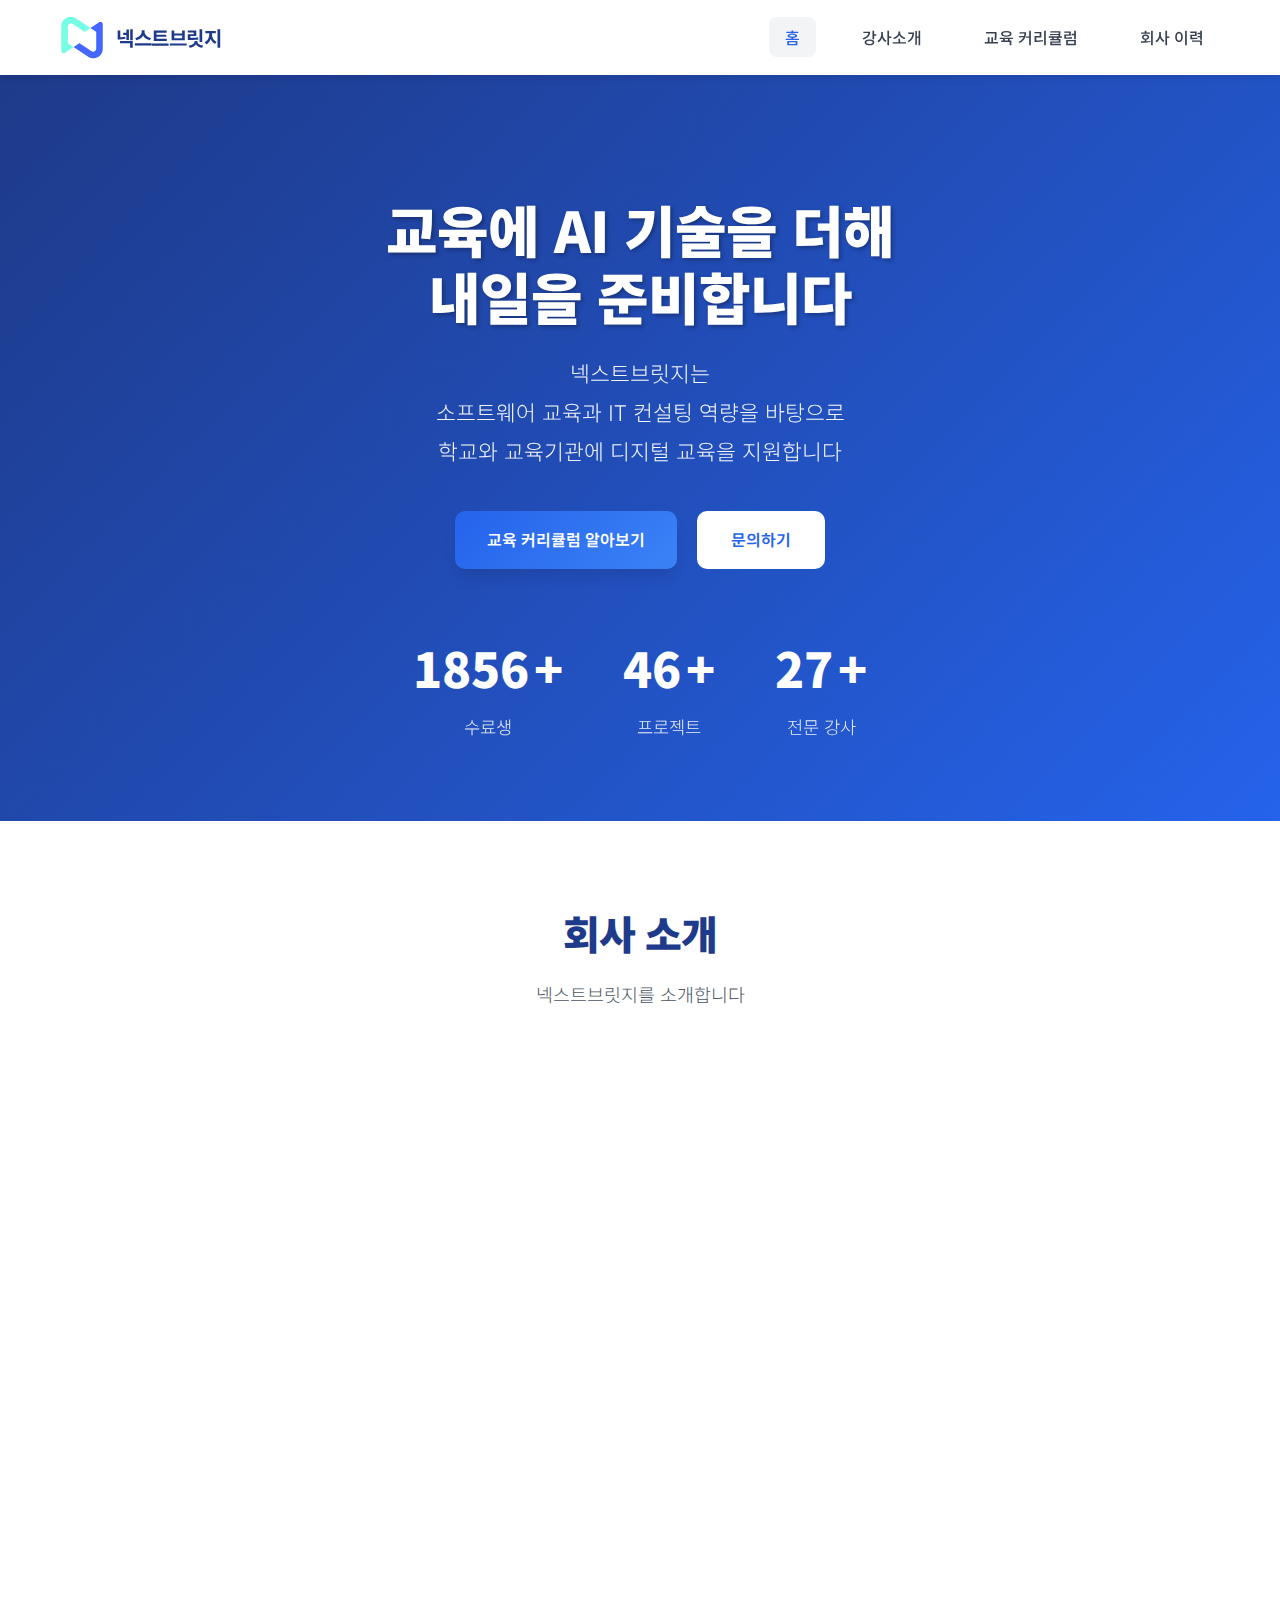
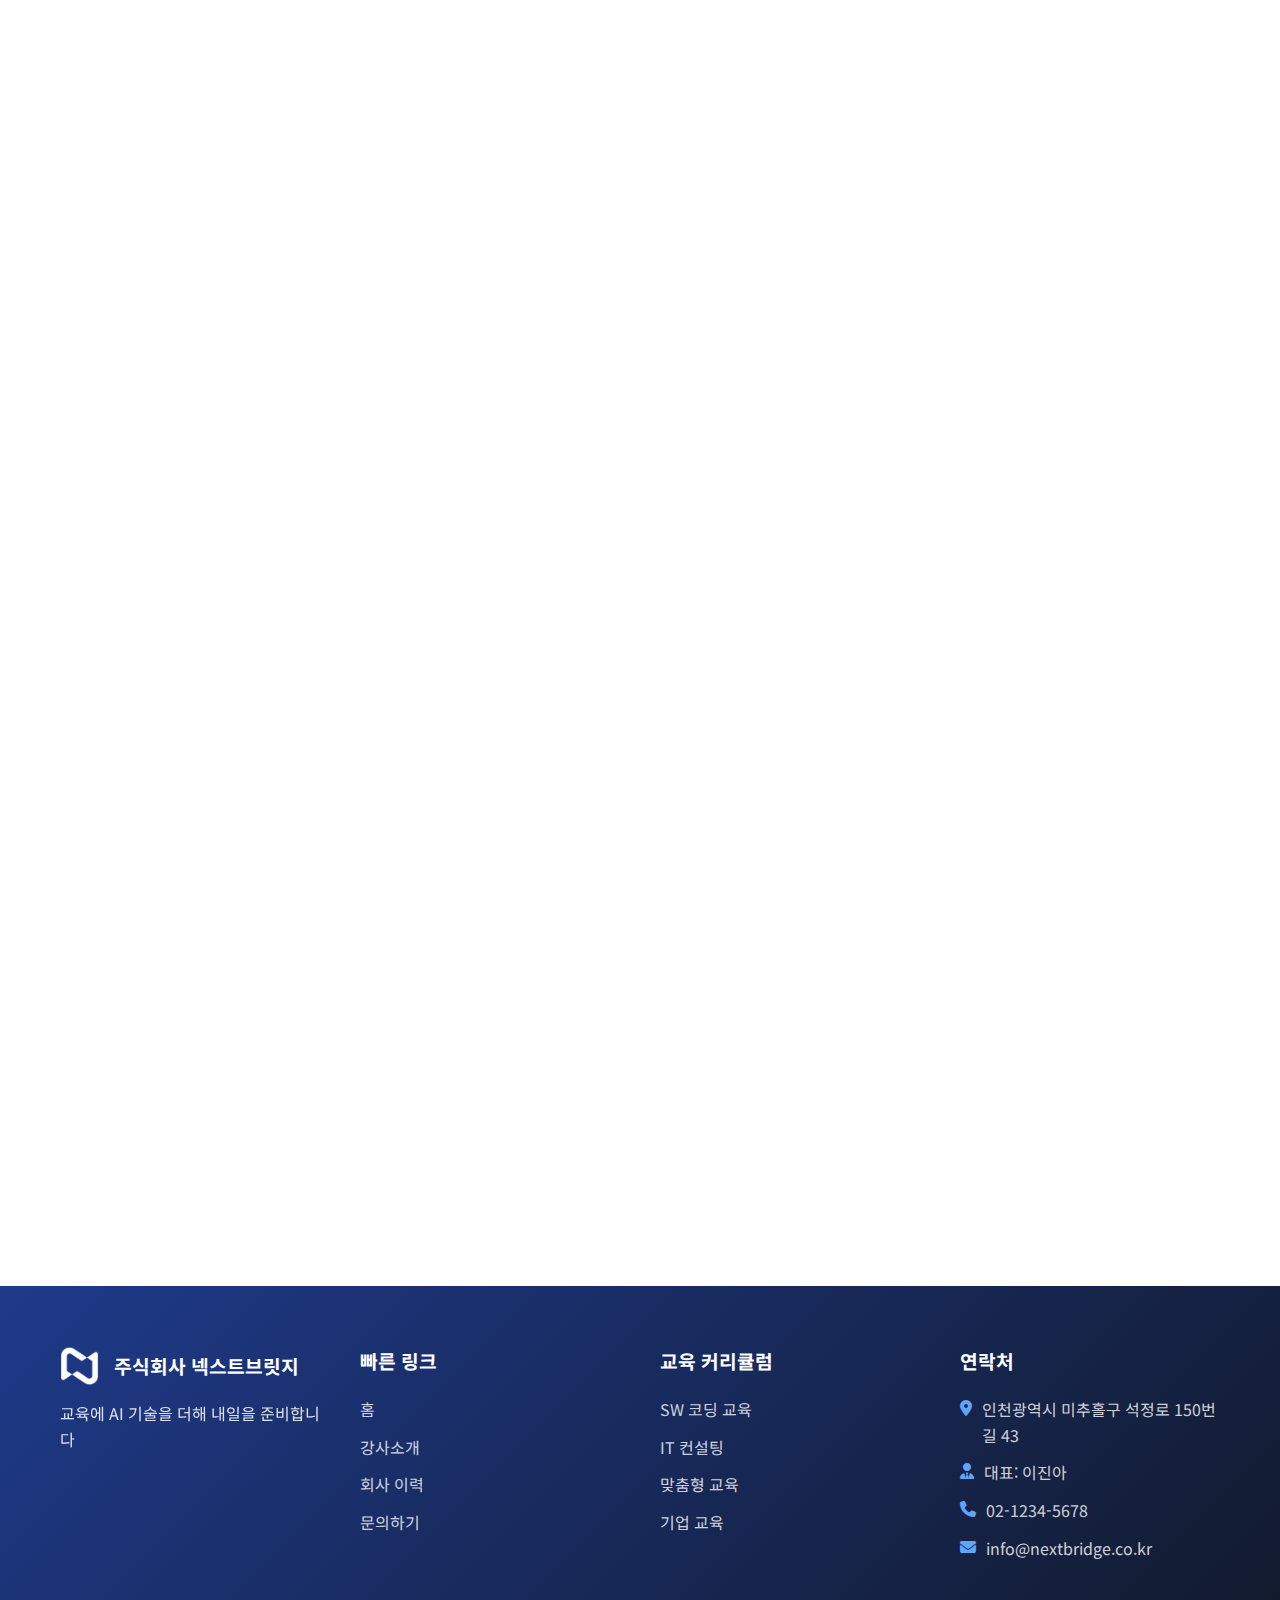
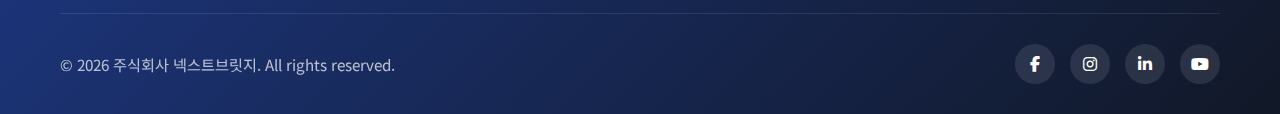
<file: index.html>
<!DOCTYPE html>
<html lang="ko">
<head>
    <meta charset="UTF-8">
    <meta name="viewport" content="width=device-width, initial-scale=1.0">
    <meta name="description" content="넥스트브릿지 홈 - 소프트웨어 교육과 IT 컨설팅 기업">
    <title>넥스트브릿지 -교육에 AI기술을 더해 내일을 준비합니다.</title>
    <link rel="stylesheet" href="css/style.css">
    <link rel="preconnect" href="https://fonts.googleapis.com">
    <link rel="preconnect" href="https://fonts.gstatic.com" crossorigin>
    <link href="https://fonts.googleapis.com/css2?family=Noto+Sans+KR:wght@300;400;500;600;700;900&display=swap" rel="stylesheet">
    <link rel="stylesheet" href="https://cdn.jsdelivr.net/npm/@fortawesome/fontawesome-free@6.4.0/css/all.min.css">
    <link rel="icon" type="image/png" href="favicon/favicon-96x96.png" sizes="96x96" />
    <link rel="icon" type="image/svg+xml" href="favicon/favicon.svg" />
    <link rel="shortcut icon" href="favicon/favicon.ico" />
    <link rel="apple-touch-icon" sizes="180x180" href="favicon/apple-touch-icon.png" />
    <link rel="manifest" href="favicon/site.webmanifest" />
</head>
<body>
    <!-- 헤더/네비게이션 -->
    <header class="header">
        <nav class="navbar">
            <div class="container">
                <div class="nav-wrapper">
                    <a href="index.html" class="logo-link">
                        <img src="images/logo.png" alt="넥스트브릿지 로고" class="logo">
                        <span class="company-name">넥스트브릿지</span>
                    </a>
                    
                    <button class="mobile-toggle" aria-label="메뉴 열기">
                        <span></span>
                        <span></span>
                        <span></span>
                    </button>
                    
                    <ul class="nav-menu">
                        <li><a href="index.html" class="nav-link active">홈</a></li>
                        <li><a href="instructors.html" class="nav-link">강사소개</a></li>
                        <li><a href="curriculum.html" class="nav-link">교육 커리큘럼</a></li>
                        <!-- <li><a href="#about" class="nav-link">회사소개</a></li> -->
                        <li><a href="history.html" class="nav-link">회사 이력</a></li>
                        <!-- <li><a href="#contact" class="nav-link">문의하기</a></li> -->
                    </ul>
                </div>
            </div>
        </nav>
    </header>

    <!-- 히어로 섹션 -->
    <section class="hero">
        <div class="hero-overlay"></div>
        <div class="container">
            <div class="hero-content">
                <h1 class="hero-title">교육에 AI 기술을 더해<br>내일을 준비합니다</h1>
                <p class="hero-subtitle">넥스트브릿지는<br>소프트웨어 교육과 IT 컨설팅 역량을 바탕으로<br>학교와 교육기관에 디지털 교육을 지원합니다</p>
                <div class="hero-buttons">
                    <a href="curriculum.html" class="btn btn-primary">교육 커리큘럼 알아보기</a>
                    <a href="https://forms.gle/M924irAycceEsTfEA" class="btn btn-secondary">문의하기</a>
                </div>
                
                <div class="hero-stats">
                    <div class="stat-item">
                        <span class="stat-number" data-target="2000">0</span>
                        <span class="stat-label">수료생</span>
                    </div>
                    <div class="stat-item">
                        <span class="stat-number" data-target="50">0</span>
                        <span class="stat-label">프로젝트</span>
                    </div>
                    <div class="stat-item">
                        <span class="stat-number" data-target="30">0</span>
                        <span class="stat-label">전문 강사</span>
                    </div>
                </div>
            </div>
        </div>
    </section>

    <!-- 서비스 섹션 -->
    <!-- <section id="services" class="section services">
        <div class="container">
            <div class="section-header">
                <h2 class="section-title">주요 서비스</h2>
                <p class="section-subtitle">넥스트브릿지가 제공하는 전문 서비스를 확인하세요</p>
            </div>
            
            <div class="services-grid">
                <div class="service-card">
                    <div class="service-icon">
                        <i class="fas fa-code"></i>
                    </div>
                    <h3 class="service-title">SW 코딩 교육</h3>
                    <p class="service-description">실무 중심의 체계적인 소프트웨어 교육 프로그램을 제공합니다</p>
                    <ul class="service-features">
                        <li><i class="fas fa-check"></i> Python 프로그래밍</li>
                        <li><i class="fas fa-check"></i> Java & Spring Framework</li>
                        <li><i class="fas fa-check"></i> Web 개발 (HTML, CSS, JavaScript)</li>
                        <li><i class="fas fa-check"></i> 데이터베이스 & SQL</li>
                        <li><i class="fas fa-check"></i> 알고리즘 & 자료구조</li>
                    </ul>
                    <div class="service-highlight">
                        <i class="fas fa-star"></i>
                        <span>초보자부터 전문가까지 맞춤형 교육</span>
                    </div>
                </div>
                
                <div class="service-card">
                    <div class="service-icon">
                        <i class="fas fa-laptop-code"></i>
                    </div>
                    <h3 class="service-title">IT 컨설팅</h3>
                    <p class="service-description">기업의 디지털 전환을 위한 전문 컨설팅 서비스</p>
                    <ul class="service-features">
                        <li><i class="fas fa-check"></i> 디지털 전환 전략 수립</li>
                        <li><i class="fas fa-check"></i> IT 시스템 구축 및 개선</li>
                        <li><i class="fas fa-check"></i> 업무 프로세스 자동화</li>
                        <li><i class="fas fa-check"></i> 클라우드 마이그레이션</li>
                        <li><i class="fas fa-check"></i> IT 인프라 최적화</li>
                    </ul>
                    <div class="service-highlight">
                        <i class="fas fa-star"></i>
                        <span>검증된 전문가의 맞춤형 솔루션</span>
                    </div>
                </div>
            </div>
        </div>
    </section> -->

    <!-- 회사 소개 섹션 -->
    <section id="about" class="section about">
        <div class="container">
            <div class="section-header">
                <h2 class="section-title">회사 소개</h2>
                <p class="section-subtitle">넥스트브릿지를 소개합니다</p>
            </div>
            
            <div class="about-content">
                <div class="about-card">
                    <div class="about-icon">
                        <i class="fas fa-building"></i>
                    </div>
                    <h3 class="about-title">기업 정보</h3>
                    <div class="info-grid">
                        <div class="info-item">
                            <span class="info-label">회사명</span>
                            <span class="info-value">(주)넥스트브릿지</span>
                        </div>
                        <div class="info-item">
                            <span class="info-label">대표자</span>
                            <span class="info-value">이진아 대표</span>
                        </div>
                        <div class="info-item">
                            <span class="info-label">주소</span>
                            <span class="info-value">인천광역시 미추홀구 석정로 150번길 43</span>
                        </div>
                        <div class="info-item">
                            <span class="info-label">설립일</span>
                            <span class="info-value">2024년 1월 11일</span>
                        </div>
                    </div>
                </div>
                
                <div class="about-card highlight-card">
                    <div class="about-icon">
                        <i class="fas fa-lightbulb"></i>
                    </div>
                    <h3 class="about-title">핵심 가치</h3>
                    <p class="highlight-text">교육 서비스업과 소프트웨어 개발의 결합</p>
                    <p class="about-description">
                        넥스트브릿지는 교육과 기술을 융합하여 최상의 가치를 창출합니다.
                        실무 중심의 교육과 최신 IT 기술을 결합하여 개인과 기업의 
                        디지털 역량 강화를 지원합니다.
                    </p>
                </div>
                
                <div class="about-card">
                    <div class="about-icon">
                        <i class="fas fa-bullseye"></i>
                    </div>
                    <h3 class="about-title">비전 & 미션</h3>
                    <div class="vision-mission">
                        <div class="vm-item">
                            <h4><i class="fas fa-eye"></i> 비전</h4>
                            <p>교육과 기술의 융합을 통해 대한민국 IT 인재 양성의 선도 기업이 되겠습니다</p>
                        </div>
                        <div class="vm-item">
                            <h4><i class="fas fa-rocket"></i> 미션</h4>
                            <p>실무 중심의 혁신적인 교육과 전문적인 IT 솔루션으로 고객의 성공을 지원합니다</p>
                        </div>
                    </div>
                </div>
                
                <div class="about-card">
                    <div class="about-icon">
                        <i class="fas fa-users"></i>
                    </div>
                    <h3 class="about-title">핵심 역량</h3>
                    <div class="values-grid">
                        <div class="value-item">
                            <i class="fas fa-atom"></i>
                            <h4>혁신</h4>
                            <p>최신 기술과 교육 방법론</p>
                        </div>
                        <div class="value-item">
                            <i class="fas fa-award"></i>
                            <h4>전문성</h4>
                            <p>검증된 전문가 강사진</p>
                        </div>
                        <div class="value-item">
                            <i class="fas fa-handshake"></i>
                            <h4>신뢰</h4>
                            <p>투명한 운영과 소통</p>
                        </div>
                        <div class="value-item">
                            <i class="fas fa-chart-line"></i>
                            <h4>성장</h4>
                            <p>지속적인 학습과 발전</p>
                        </div>
                    </div>
                </div>
            </div>
        </div>
    </section>

    <!-- 문의하기 섹션 -->
    <!-- <section id="contact" class="section contact">
        <div class="container">
            <div class="section-header">
                <h2 class="section-title">문의하기</h2>
                <p class="section-subtitle">궁금하신 사항을 문의해주세요</p>
            </div>
            
            <div class="contact-content">
                <div class="contact-info">
                    <h3 class="contact-title">연락처 정보</h3>
                    
                    <div class="contact-item">
                        <div class="contact-icon">
                            <i class="fas fa-map-marker-alt"></i>
                        </div>
                        <div class="contact-details">
                            <h4>주소</h4>
                            <p>인천광역시 미추홀구 석정로150번길 43</p>
                        </div>
                    </div>
                    
                    <div class="contact-item">
                        <div class="contact-icon">
                            <i class="fas fa-phone"></i>
                        </div>
                        <div class="contact-details">
                            <h4>전화</h4>
                            <p>02-1234-5678</p>
                        </div>
                    </div>
                    
                    <div class="contact-item">
                        <div class="contact-icon">
                            <i class="fas fa-envelope"></i>
                        </div>
                        <div class="contact-details">
                            <h4>이메일</h4>
                            <p>info@nextbridge.co.kr</p>
                        </div>
                    </div>
                    
                    <div class="contact-item">
                        <div class="contact-icon">
                            <i class="fas fa-clock"></i>
                        </div>
                        <div class="contact-details">
                            <h4>운영시간</h4>
                            <p>평일 09:00 - 18:00<br>(주말 및 공휴일 휴무)</p>
                        </div>
                    </div>
                    
                    <div class="social-links">
                        <h4>소셜 미디어</h4>
                        <div class="social-icons">
                            <a href="#" class="social-icon" aria-label="페이스북"><i class="fab fa-facebook-f"></i></a>
                            <a href="#" class="social-icon" aria-label="인스타그램"><i class="fab fa-instagram"></i></a>
                            <a href="#" class="social-icon" aria-label="링크드인"><i class="fab fa-linkedin-in"></i></a>
                            <a href="#" class="social-icon" aria-label="유튜브"><i class="fab fa-youtube"></i></a>
                        </div>
                    </div>
                </div>
                
                <div class="contact-form-wrapper">
                    <h3 class="contact-title">문의하기</h3>
                    <form class="contact-form" id="contactForm">
                        <div class="form-group">
                            <label for="name">이름 <span class="required">*</span></label>
                            <input type="text" id="name" name="name" required>
                        </div>
                        
                        <div class="form-group">
                            <label for="email">이메일 <span class="required">*</span></label>
                            <input type="email" id="email" name="email" required>
                        </div>
                        
                        <div class="form-group">
                            <label for="phone">연락처</label>
                            <input type="tel" id="phone" name="phone">
                        </div>
                        
                        <div class="form-group">
                            <label for="subject">문의 유형 <span class="required">*</span></label>
                            <select id="subject" name="subject" required>
                                <option value="">선택해주세요</option>
                                <option value="education">교육 문의</option>
                                <option value="consulting">컨설팅 문의</option>
                                <option value="partnership">제휴 문의</option>
                                <option value="other">기타 문의</option>
                            </select>
                        </div>
                        
                        <div class="form-group">
                            <label for="message">문의 내용 <span class="required">*</span></label>
                            <textarea id="message" name="message" rows="5" required></textarea>
                        </div>
                        
                        <button type="submit" class="btn btn-primary btn-block">
                            <i class="fas fa-paper-plane"></i> 문의 보내기
                        </button>
                        
                        <div class="form-message" id="formMessage"></div>
                    </form>
                </div>
            </div>
        </div>
    </section> -->

    <!-- 푸터 -->
    <footer class="footer">
        <div class="container">
            <div class="footer-content">
                <div class="footer-section">
                    <div class="footer-logo-wrapper">
                        <img src="images/logo.png" alt="넥스트브릿지 로고" class="footer-logo">
                        <h3 class="footer-company-name">주식회사 넥스트브릿지</h3>
                    </div>
                    <p class="footer-description">교육에 AI 기술을 더해 내일을 준비합니다</p>
                </div>
                
                <div class="footer-section">
                    <h4 class="footer-title">빠른 링크</h4>
                    <ul class="footer-links">
                        <li><a href="index.html">홈</a></li>
                        <li><a href="instructors.html">강사소개</a></li>
                        <li><a href="history.html">회사 이력</a></li>
                        <li><a href="https://forms.gle/M924irAycceEsTfEA">문의하기</a></li>
                    </ul>
                </div>
                
                <div class="footer-section">
                    <h4 class="footer-title">교육 커리큘럼</h4>
                    <ul class="footer-links">
                        <li><a href="curriculum.html">SW 코딩 교육</a></li>
                        <li><a href="curriculum.html">IT 컨설팅</a></li>
                        <li><a href="curriculum.html">맞춤형 교육</a></li>
                        <li><a href="curriculum.html">기업 교육</a></li>
                    </ul>
                </div>
                
                <div class="footer-section">
                    <h4 class="footer-title">연락처</h4>
                    <ul class="footer-contact">
                        <li><i class="fas fa-map-marker-alt"></i> 인천광역시 미추홀구 석정로 150번길 43</li>
                        <li><i class="fas fa-user-tie"></i> 대표: 이진아</li>
                        <li><i class="fas fa-phone"></i> 02-1234-5678</li>
                        <li><i class="fas fa-envelope"></i> info@nextbridge.co.kr</li>
                    </ul>
                </div>
            </div>
            
            <div class="footer-bottom">
                <p>&copy; 2026 주식회사 넥스트브릿지. All rights reserved.</p>
                <div class="footer-social">
                    <a href="#" aria-label="페이스북"><i class="fab fa-facebook-f"></i></a>
                    <a href="#" aria-label="인스타그램"><i class="fab fa-instagram"></i></a>
                    <a href="#" aria-label="링크드인"><i class="fab fa-linkedin-in"></i></a>
                    <a href="#" aria-label="유튜브"><i class="fab fa-youtube"></i></a>
                </div>
            </div>
        </div>
    </footer>

    <!-- Scroll to Top 버튼 -->
    <button class="scroll-to-top" id="scrollToTop" aria-label="페이지 상단으로">
        <i class="fas fa-arrow-up"></i>
    </button>

    <script src="js/main.js"></script>
</body>
</html>
</file>
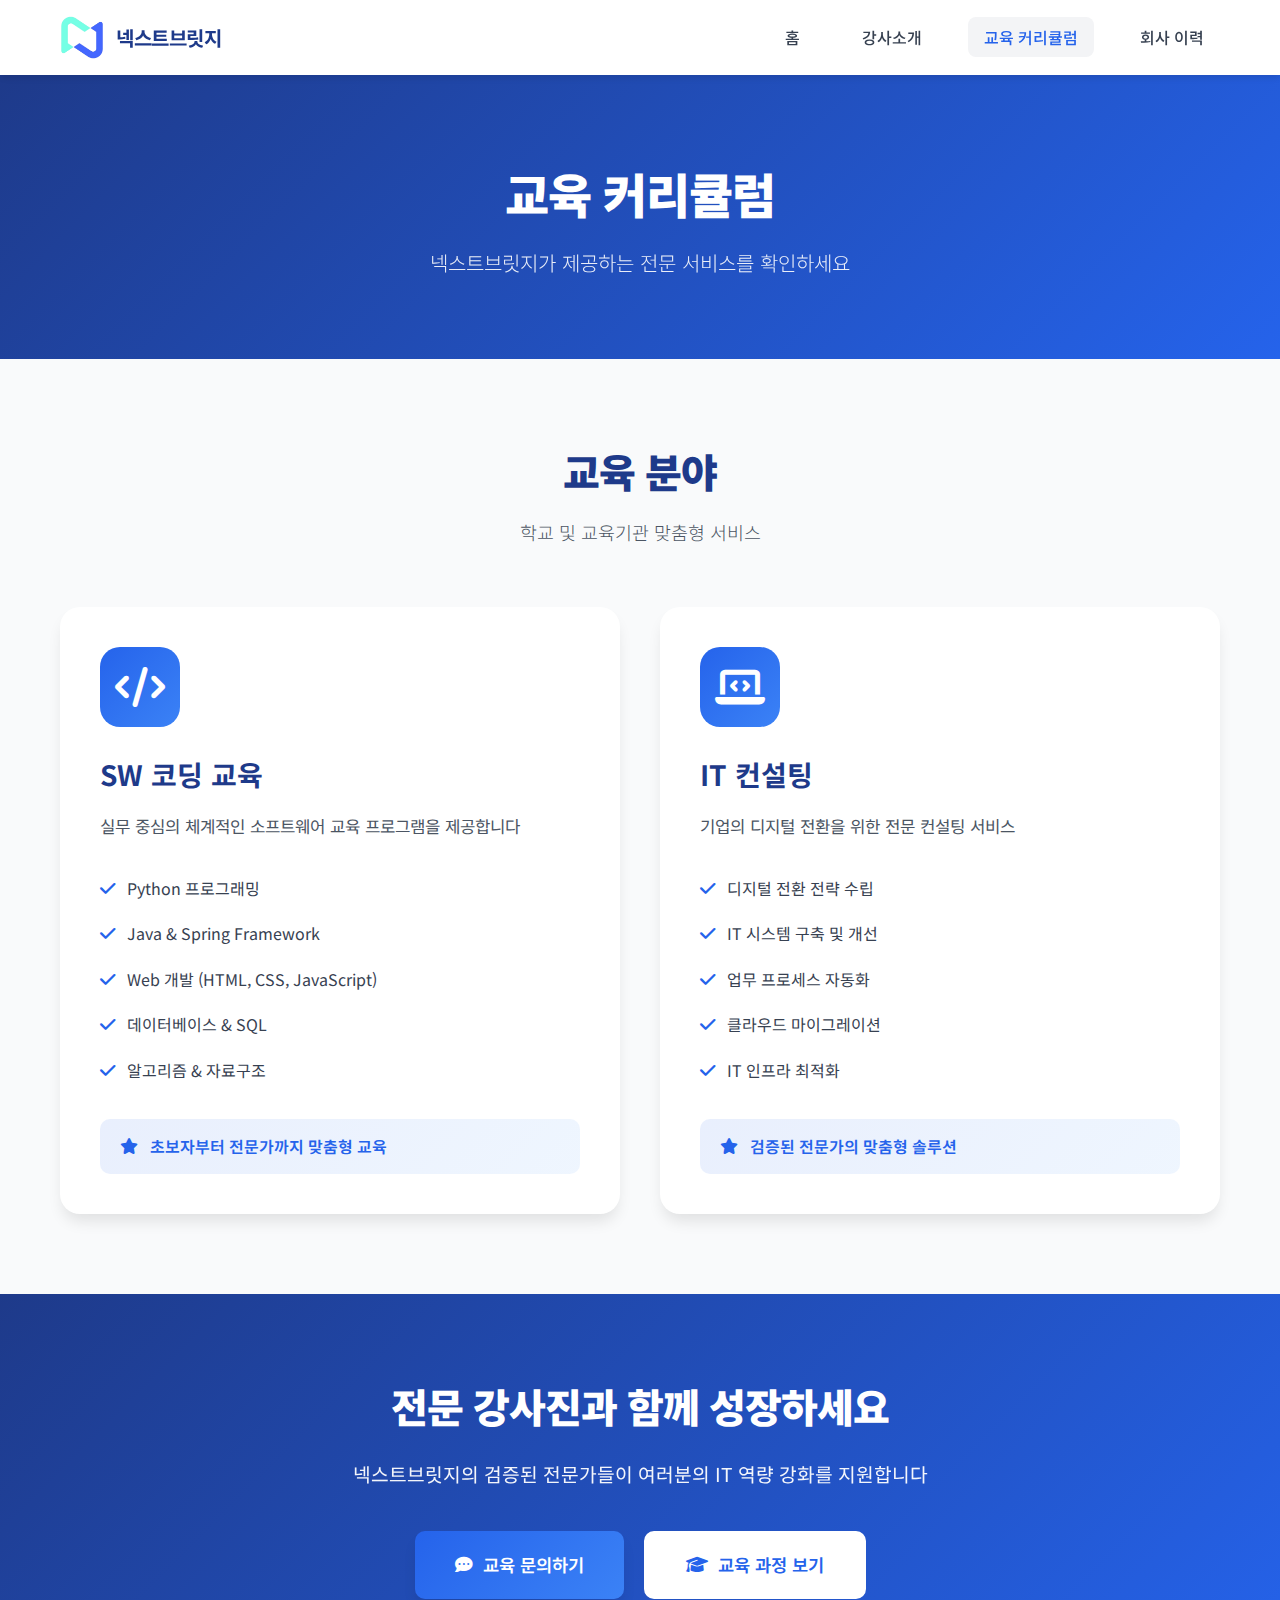
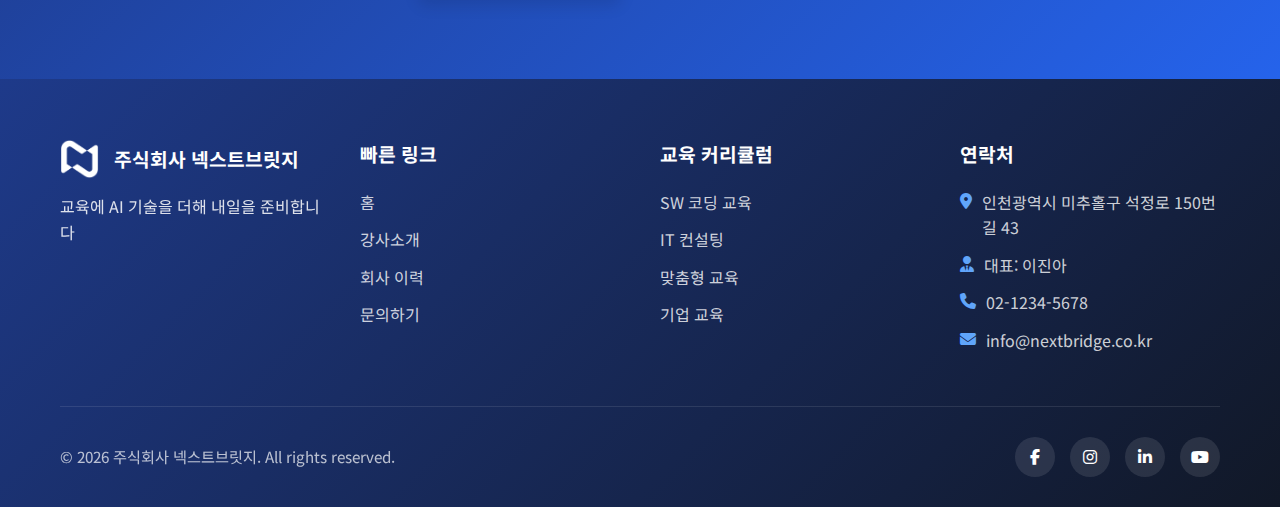
<file: curriculum.html>
<!DOCTYPE html>
<html lang="ko">
<head>
    <meta charset="UTF-8">
    <meta name="viewport" content="width=device-width, initial-scale=1.0">
    <meta name="description" content="넥스트브릿지 교육 커리큘럼 - 소프트웨어 교육과 IT 컨설팅 기업">
    <title>넥스트브릿지 -교육에 AI기술을 더해 내일을 준비합니다.</title>
    <link rel="stylesheet" href="css/style.css">
    <link rel="preconnect" href="https://fonts.googleapis.com">
    <link rel="preconnect" href="https://fonts.gstatic.com" crossorigin>
    <link href="https://fonts.googleapis.com/css2?family=Noto+Sans+KR:wght@300;400;500;600;700;900&display=swap" rel="stylesheet">
    <link rel="stylesheet" href="https://cdn.jsdelivr.net/npm/@fortawesome/fontawesome-free@6.4.0/css/all.min.css">
    <link rel="icon" type="image/png" href="favicon/favicon-96x96.png" sizes="96x96" />
    <link rel="icon" type="image/svg+xml" href="favicon/favicon.svg" />
    <link rel="shortcut icon" href="favicon/favicon.ico" />
    <link rel="apple-touch-icon" sizes="180x180" href="favicon/apple-touch-icon.png" />
    <link rel="manifest" href="favicon/site.webmanifest" />
</head>
<body>
    <!-- 헤더/네비게이션 -->
    <header class="header">
        <nav class="navbar">
            <div class="container">
                <div class="nav-wrapper">
                    <a href="index.html" class="logo-link">
                        <img src="images/logo.png" alt="넥스트브릿지 로고" class="logo">
                        <span class="company-name">넥스트브릿지</span>
                    </a>
                    
                    <button class="mobile-toggle" aria-label="메뉴 열기">
                        <span></span>
                        <span></span>
                        <span></span>
                    </button>
                    
                    <ul class="nav-menu">
                        <li><a href="index.html" class="nav-link">홈</a></li>
                        <li><a href="instructors.html" class="nav-link">강사소개</a></li>
                        <li><a href="curriculum.html" class="nav-link active">교육 커리큘럼</a></li>
                        <!-- <li><a href="#about" class="nav-link">회사소개</a></li> -->
                        <li><a href="history.html" class="nav-link">회사 이력</a></li>
                        <!-- <li><a href="#contact" class="nav-link">문의하기</a></li> -->
                    </ul>
                </div>
            </div>
        </nav>
    </header>

    <!-- 히어로 섹션 -->
    <!-- <section class="hero">
        <div class="hero-overlay"></div>
        <div class="container">
            <div class="hero-content">
                <h1 class="hero-title">교육에 AI 기술을 더해<br>내일을 준비합니다.</h1>
                <p class="hero-subtitle">넥스트브릿지는<br>소프트웨어 교육과 IT 컨설팅 역량을 바탕으로<br>학교와 교육기관에 디지털 교육을 지원합니다.</p>
                <div class="hero-buttons">
                    <a href="#services" class="btn btn-primary">교육 커리큘럼 알아보기</a>
                    <a href="#contact" class="btn btn-secondary">문의하기</a>
                </div>
                
                <div class="hero-stats">
                    <div class="stat-item">
                        <span class="stat-number" data-target="500">0</span>
                        <span class="stat-label">수료생</span>
                    </div>
                    <div class="stat-item">
                        <span class="stat-number" data-target="50">0</span>
                        <span class="stat-label">프로젝트</span>
                    </div>
                    <div class="stat-item">
                        <span class="stat-number" data-target="10">0</span>
                        <span class="stat-label">전문 강사</span>
                    </div>
                </div>
            </div>
        </div>
    </section> -->

    <!-- 페이지 헤더 -->
    <section class="page-header">
        <div class="container">
            <h1 class="page-title">교육 커리큘럼</h1>
            <p class="page-subtitle">넥스트브릿지가 제공하는 전문 서비스를 확인하세요</p>
        </div>
    </section>

    <!-- 서비스 섹션 -->
    <section id="services" class="section services">
        <div class="container">
            <div class="section-header">
                <h2 class="section-title">교육 분야</h2>
                <p class="section-subtitle">학교 및 교육기관 맞춤형 서비스</p>
            </div>
            
            <div class="services-grid">
                <div class="service-card">
                    <div class="service-icon">
                        <i class="fas fa-code"></i>
                    </div>
                    <h3 class="service-title">SW 코딩 교육</h3>
                    <p class="service-description">실무 중심의 체계적인 소프트웨어 교육 프로그램을 제공합니다</p>
                    <ul class="service-features">
                        <li><i class="fas fa-check"></i> Python 프로그래밍</li>
                        <li><i class="fas fa-check"></i> Java & Spring Framework</li>
                        <li><i class="fas fa-check"></i> Web 개발 (HTML, CSS, JavaScript)</li>
                        <li><i class="fas fa-check"></i> 데이터베이스 & SQL</li>
                        <li><i class="fas fa-check"></i> 알고리즘 & 자료구조</li>
                    </ul>
                    <div class="service-highlight">
                        <i class="fas fa-star"></i>
                        <span>초보자부터 전문가까지 맞춤형 교육</span>
                    </div>
                </div>
                
                <div class="service-card">
                    <div class="service-icon">
                        <i class="fas fa-laptop-code"></i>
                    </div>
                    <h3 class="service-title">IT 컨설팅</h3>
                    <p class="service-description">기업의 디지털 전환을 위한 전문 컨설팅 서비스</p>
                    <ul class="service-features">
                        <li><i class="fas fa-check"></i> 디지털 전환 전략 수립</li>
                        <li><i class="fas fa-check"></i> IT 시스템 구축 및 개선</li>
                        <li><i class="fas fa-check"></i> 업무 프로세스 자동화</li>
                        <li><i class="fas fa-check"></i> 클라우드 마이그레이션</li>
                        <li><i class="fas fa-check"></i> IT 인프라 최적화</li>
                    </ul>
                    <div class="service-highlight">
                        <i class="fas fa-star"></i>
                        <span>검증된 전문가의 맞춤형 솔루션</span>
                    </div>
                </div>
            </div>
        </div>
    </section>

    <!-- CTA 섹션 -->
    <section class="section cta-section">
        <div class="container">
            <div class="cta-content">
                <h2 class="cta-title">전문 강사진과 함께 성장하세요</h2>
                <p class="cta-description">
                    넥스트브릿지의 검증된 전문가들이 여러분의 IT 역량 강화를 지원합니다
                </p>
                <div class="cta-buttons">
                    <a href="https://forms.gle/M924irAycceEsTfEA" class="btn btn-primary btn-lg">
                        <i class="fas fa-comment-dots"></i> 교육 문의하기
                    </a>
                    <a href="curriculum.html" class="btn btn-secondary btn-lg">
                        <i class="fas fa-graduation-cap"></i> 교육 과정 보기
                    </a>
                </div>
            </div>
        </div>
    </section>

    <!-- 푸터 -->
    <footer class="footer">
        <div class="container">
            <div class="footer-content">
                <div class="footer-section">
                    <div class="footer-logo-wrapper">
                        <img src="images/logo.png" alt="넥스트브릿지 로고" class="footer-logo">
                        <h3 class="footer-company-name">주식회사 넥스트브릿지</h3>
                    </div>
                    <p class="footer-description">교육에 AI 기술을 더해 내일을 준비합니다</p>
                </div>
                
                <div class="footer-section">
                    <h4 class="footer-title">빠른 링크</h4>
                    <ul class="footer-links">
                        <li><a href="index.html">홈</a></li>
                        <li><a href="instructors.html">강사소개</a></li>
                        <li><a href="history.html">회사 이력</a></li>
                        <li><a href="https://forms.gle/M924irAycceEsTfEA">문의하기</a></li>
                    </ul>
                </div>
                
                <div class="footer-section">
                    <h4 class="footer-title">교육 커리큘럼</h4>
                    <ul class="footer-links">
                        <li><a href="curriculum.html">SW 코딩 교육</a></li>
                        <li><a href="curriculum.html">IT 컨설팅</a></li>
                        <li><a href="curriculum.html">맞춤형 교육</a></li>
                        <li><a href="curriculum.html">기업 교육</a></li>
                    </ul>
                </div>
                
                <div class="footer-section">
                    <h4 class="footer-title">연락처</h4>
                    <ul class="footer-contact">
                        <li><i class="fas fa-map-marker-alt"></i> 인천광역시 미추홀구 석정로 150번길 43</li>
                        <li><i class="fas fa-user-tie"></i> 대표: 이진아</li>
                        <li><i class="fas fa-phone"></i> 02-1234-5678</li>
                        <li><i class="fas fa-envelope"></i> info@nextbridge.co.kr</li>
                    </ul>
                </div>
            </div>
            
            <div class="footer-bottom">
                <p>&copy; 2026 주식회사 넥스트브릿지. All rights reserved.</p>
                <div class="footer-social">
                    <a href="#" aria-label="페이스북"><i class="fab fa-facebook-f"></i></a>
                    <a href="#" aria-label="인스타그램"><i class="fab fa-instagram"></i></a>
                    <a href="#" aria-label="링크드인"><i class="fab fa-linkedin-in"></i></a>
                    <a href="#" aria-label="유튜브"><i class="fab fa-youtube"></i></a>
                </div>
            </div>
        </div>
    </footer>


    <!-- Scroll to Top 버튼 -->
    <button class="scroll-to-top" id="scrollToTop" aria-label="페이지 상단으로">
        <i class="fas fa-arrow-up"></i>
    </button>

    <script src="js/main.js"></script>
</body>

</html>
</file>
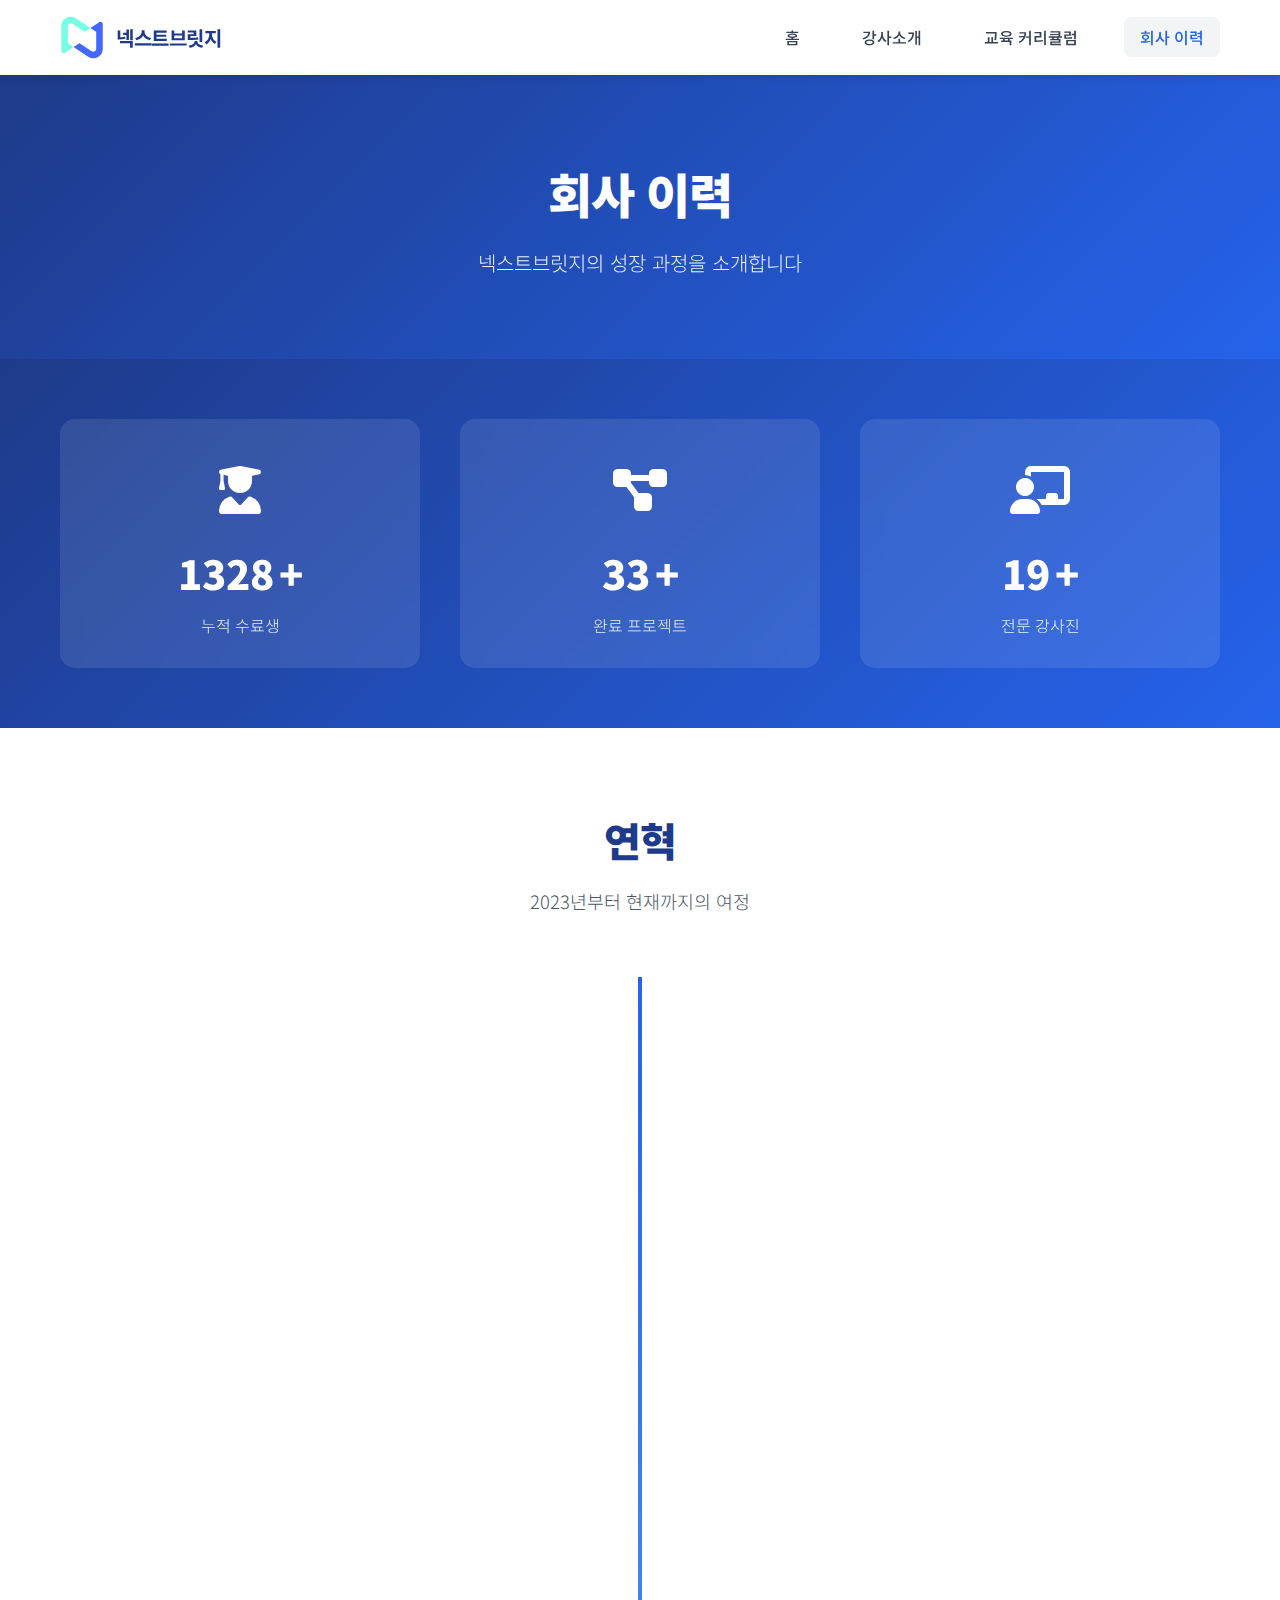
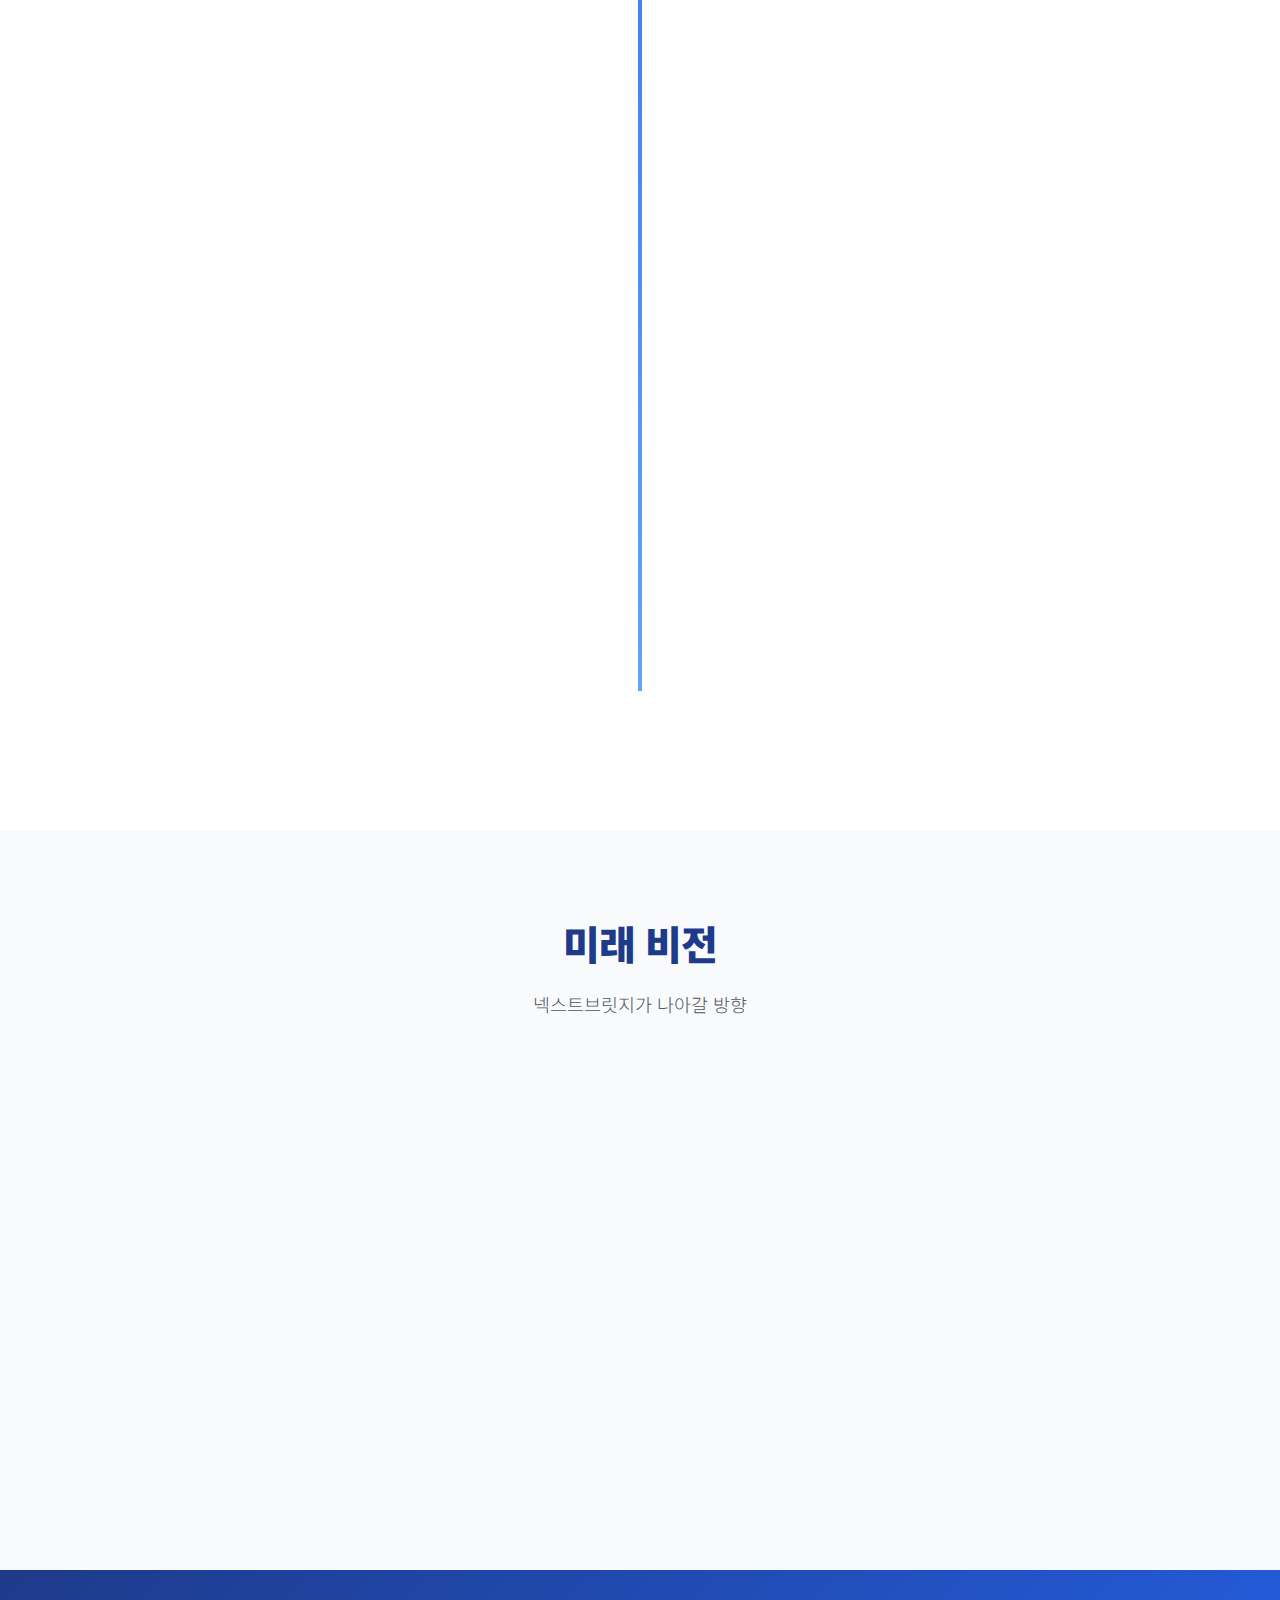
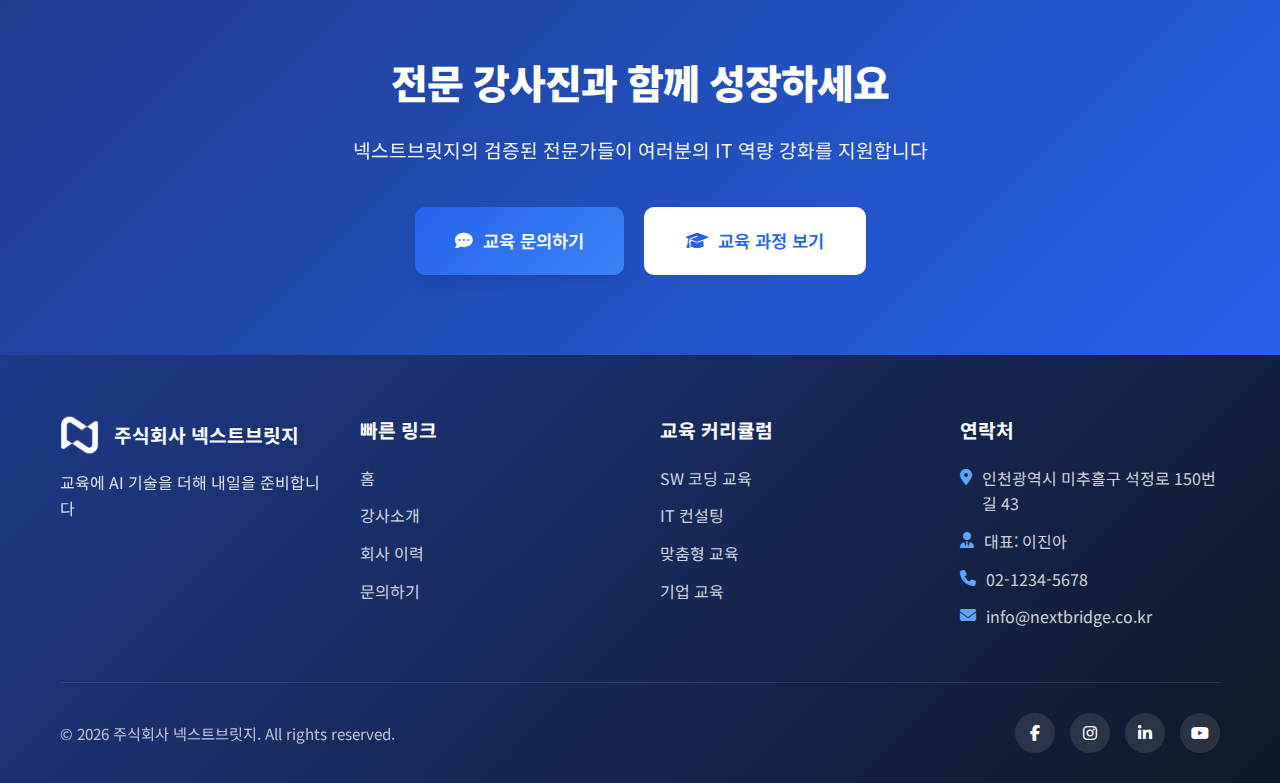
<file: history.html>
<!DOCTYPE html>
<html lang="ko">
<head>
    <meta charset="UTF-8">
    <meta name="viewport" content="width=device-width, initial-scale=1.0">
    <meta name="description" content="넥스트브릿지 회사 이력 - 소프트웨어 교육과 IT 컨설팅 기업">
    <title>넥스트브릿지 -교육에 AI기술을 더해 내일을 준비합니다.</title>
    <link rel="stylesheet" href="css/style.css">
    <link rel="preconnect" href="https://fonts.googleapis.com">
    <link rel="preconnect" href="https://fonts.gstatic.com" crossorigin>
    <link href="https://fonts.googleapis.com/css2?family=Noto+Sans+KR:wght@300;400;500;600;700;900&display=swap" rel="stylesheet">
    <link rel="stylesheet" href="https://cdn.jsdelivr.net/npm/@fortawesome/fontawesome-free@6.4.0/css/all.min.css">
    <link rel="icon" type="image/png" href="favicon/favicon-96x96.png" sizes="96x96" />
    <link rel="icon" type="image/svg+xml" href="favicon/favicon.svg" />
    <link rel="shortcut icon" href="favicon/favicon.ico" />
    <link rel="apple-touch-icon" sizes="180x180" href="favicon/apple-touch-icon.png" />
    <link rel="manifest" href="favicon/site.webmanifest" />
</head>
<body>
    <!-- 헤더/네비게이션 -->
    <header class="header">
        <nav class="navbar">
            <div class="container">
                <div class="nav-wrapper">
                    <a href="index.html" class="logo-link">
                        <img src="images/logo.png" alt="넥스트브릿지 로고" class="logo">
                        <span class="company-name">넥스트브릿지</span>
                    </a>
                    
                    <button class="mobile-toggle" aria-label="메뉴 열기">
                        <span></span>
                        <span></span>
                        <span></span>
                    </button>
                    
                    <ul class="nav-menu">
                        <li><a href="index.html" class="nav-link">홈</a></li>
                        <li><a href="instructors.html" class="nav-link">강사소개</a></li>
                        <li><a href="curriculum.html" class="nav-link">교육 커리큘럼</a></li>
                        <!-- <li><a href="#about" class="nav-link">회사소개</a></li> -->
                        <li><a href="history.html" class="nav-link active">회사 이력</a></li>
                        <!-- <li><a href="#contact" class="nav-link">문의하기</a></li> -->
                    </ul>
                </div>
            </div>
        </nav>
    </header>

    <!-- 페이지 헤더 -->
    <section class="page-header">
        <div class="container">
            <h1 class="page-title">회사 이력</h1>
            <p class="page-subtitle">넥스트브릿지의 성장 과정을 소개합니다</p>
        </div>
    </section>

    <!-- 통계 섹션 -->
    <section class="section stats-section">
        <div class="container">
            <div class="stats-grid">
                <div class="stat-card">
                    <div class="stat-icon">
                        <i class="fas fa-user-graduate"></i>
                    </div>
                    <div class="stat-content">
                        <span class="stat-number" data-target="2000">0</span>
                        <span class="stat-label">누적 수료생</span>
                    </div>
                </div>
                
                <div class="stat-card">
                    <div class="stat-icon">
                        <i class="fas fa-project-diagram"></i>
                    </div>
                    <div class="stat-content">
                        <span class="stat-number" data-target="50">0</span>
                        <span class="stat-label">완료 프로젝트</span>
                    </div>
                </div>
                
                <div class="stat-card">
                    <div class="stat-icon">
                        <i class="fas fa-chalkboard-teacher"></i>
                    </div>
                    <div class="stat-content">
                        <span class="stat-number" data-target="30">0</span>
                        <span class="stat-label">전문 강사진</span>
                    </div>
                </div>
                
                
            </div>
        </div>
    </section>

    <!-- 타임라인 섹션 -->
    <section class="section timeline-section">
        <div class="container">
            <div class="section-header">
                <h2 class="section-title">연혁</h2>
                <p class="section-subtitle">2023년부터 현재까지의 여정</p>
            </div>
            
            <div class="timeline">
                <div class="timeline-item">
                    <div class="timeline-marker">
                        <span class="year">2025</span>
                    </div>
                    <div class="timeline-content">
                        <h3 class="timeline-title">디지털 전환 컨설팅 사업 확장</h3>
                        <ul class="timeline-list">
                            <li><i class="fas fa-check-circle"></i> 대기업 IT 컨설팅 프로젝트 수주</li>
                            <li><i class="fas fa-check-circle"></i> AI/ML 교육 과정 신설</li>
                            <li><i class="fas fa-check-circle"></i> 클라우드 전환 컨설팅 서비스 시작</li>
                            <li><i class="fas fa-check-circle"></i> 누적 수료생 700명 돌파</li>
                        </ul>
                    </div>
                </div>
                
                <div class="timeline-item">
                    <div class="timeline-marker">
                        <span class="year">2024</span>
                    </div>
                    <div class="timeline-content">
                        <h3 class="timeline-title">맞춤형 교육 서비스 확대</h3>
                        <ul class="timeline-list">
                            <li><i class="fas fa-check-circle"></i> 기업 맞춤형 교육 프로그램 20개 과정 운영</li>
                            <li><i class="fas fa-check-circle"></i> 온라인 교육 플랫폼 구축</li>
                            <li><i class="fas fa-check-circle"></i> 전문 강사진 10명으로 확대</li>
                            <li><i class="fas fa-check-circle"></i> 인천시 우수 IT 기업 선정</li>
                        </ul>
                    </div>
                </div>
                
                <div class="timeline-item">
                    <div class="timeline-marker">
                        <span class="year">2023</span>
                    </div>
                    <div class="timeline-content">
                        <h3 class="timeline-title">인천시 우수 교육기관 선정</h3>
                        <ul class="timeline-list">
                            <li><i class="fas fa-check-circle"></i> 인천시 우수 교육기관 인증 획득</li>
                            <li><i class="fas fa-check-circle"></i> 취업 연계 프로그램 강화</li>
                            <li><i class="fas fa-check-circle"></i> 누적 수료생 500명 달성</li>
                            <li><i class="fas fa-check-circle"></i> 기업 교육 파트너십 10개사 체결</li>
                        </ul>
                    </div>
                </div>
                
                <div class="timeline-item">
                    <div class="timeline-marker">
                        <span class="year">2023</span>
                    </div>
                    <div class="timeline-content">
                        <h3 class="timeline-title">주식회사 넥스트브릿지 설립</h3>
                        <ul class="timeline-list">
                            <li><i class="fas fa-check-circle"></i> 인천광역시 미추홀구에 법인 설립</li>
                            <li><i class="fas fa-check-circle"></i> 이진아 대표 취임</li>
                            <li><i class="fas fa-check-circle"></i> 소프트웨어 교육 사업 계획 수립</li>
                            <li><i class="fas fa-check-circle"></i> 교육 커리큘럼 개발 착수</li>
                        </ul>
                    </div>
                </div>
                
                
            </div>
        </div>
    </section>

    <!-- 미래 비전 섹션 -->
    <section class="section vision-section">
        <div class="container">
            <div class="section-header">
                <h2 class="section-title">미래 비전</h2>
                <p class="section-subtitle">넥스트브릿지가 나아갈 방향</p>
            </div>
            
            <div class="vision-grid">
                <div class="vision-card">
                    <div class="vision-icon">
                        <i class="fas fa-calendar-alt"></i>
                    </div>
                    <h3 class="vision-title">2026년 목표</h3>
                    <ul class="vision-list">
                        <li>누적 수료생 3,000명 달성</li>
                        <li>온라인 교육 플랫폼 고도화</li>
                        <li>해외 교육 프로그램 런칭</li>
                        <li>AI/빅데이터 전문 교육 강화</li>
                    </ul>
                </div>
                
                <div class="vision-card">
                    <div class="vision-icon">
                        <i class="fas fa-rocket"></i>
                    </div>
                    <h3 class="vision-title">장기 비전</h3>
                    <ul class="vision-list">
                        <li>국내 최고의 IT 교육 기업</li>
                        <li>글로벌 교육 시장 진출</li>
                        <li>산학협력 네트워크 확대</li>
                        <li>IT 인재 생태계 구축</li>
                    </ul>
                </div>
                
                <div class="vision-card">
                    <div class="vision-icon">
                        <i class="fas fa-heart"></i>
                    </div>
                    <h3 class="vision-title">사회적 책임</h3>
                    <ul class="vision-list">
                        <li>취약계층 무료 교육 지원</li>
                        <li>지역사회 IT 역량 강화</li>
                        <li>청년 일자리 창출 기여</li>
                        <li>지속가능한 교육 생태계</li>
                    </ul>
                </div>
            </div>
        </div>
    </section>

    <!-- CTA 섹션 -->
    <section class="section cta-section">
        <div class="container">
            <div class="cta-content">
                <h2 class="cta-title">전문 강사진과 함께 성장하세요</h2>
                <p class="cta-description">
                    넥스트브릿지의 검증된 전문가들이 여러분의 IT 역량 강화를 지원합니다
                </p>
                <div class="cta-buttons">
                    <a href="https://forms.gle/M924irAycceEsTfEA" class="btn btn-primary btn-lg">
                        <i class="fas fa-comment-dots"></i> 교육 문의하기
                    </a>
                    <a href="curriculum.html" class="btn btn-secondary btn-lg">
                        <i class="fas fa-graduation-cap"></i> 교육 과정 보기
                    </a>
                </div>
            </div>
        </div>
    </section>

    <!-- 푸터 -->
    <footer class="footer">
        <div class="container">
            <div class="footer-content">
                <div class="footer-section">
                    <div class="footer-logo-wrapper">
                        <img src="images/logo.png" alt="넥스트브릿지 로고" class="footer-logo">
                        <h3 class="footer-company-name">주식회사 넥스트브릿지</h3>
                    </div>
                    <p class="footer-description">교육에 AI 기술을 더해 내일을 준비합니다</p>
                </div>
                
                <div class="footer-section">
                    <h4 class="footer-title">빠른 링크</h4>
                    <ul class="footer-links">
                        <li><a href="index.html">홈</a></li>
                        <li><a href="instructors.html">강사소개</a></li>
                        <li><a href="history.html">회사 이력</a></li>
                        <li><a href="https://forms.gle/M924irAycceEsTfEA">문의하기</a></li>
                    </ul>
                </div>
                
                <div class="footer-section">
                    <h4 class="footer-title">교육 커리큘럼</h4>
                    <ul class="footer-links">
                        <li><a href="curriculum.html">SW 코딩 교육</a></li>
                        <li><a href="curriculum.html">IT 컨설팅</a></li>
                        <li><a href="curriculum.html">맞춤형 교육</a></li>
                        <li><a href="curriculum.html">기업 교육</a></li>
                    </ul>
                </div>
                
                <div class="footer-section">
                    <h4 class="footer-title">연락처</h4>
                    <ul class="footer-contact">
                        <li><i class="fas fa-map-marker-alt"></i> 인천광역시 미추홀구 석정로 150번길 43</li>
                        <li><i class="fas fa-user-tie"></i> 대표: 이진아</li>
                        <li><i class="fas fa-phone"></i> 02-1234-5678</li>
                        <li><i class="fas fa-envelope"></i> info@nextbridge.co.kr</li>
                    </ul>
                </div>
            </div>
            
            <div class="footer-bottom">
                <p>&copy; 2026 주식회사 넥스트브릿지. All rights reserved.</p>
                <div class="footer-social">
                    <a href="#" aria-label="페이스북"><i class="fab fa-facebook-f"></i></a>
                    <a href="#" aria-label="인스타그램"><i class="fab fa-instagram"></i></a>
                    <a href="#" aria-label="링크드인"><i class="fab fa-linkedin-in"></i></a>
                    <a href="#" aria-label="유튜브"><i class="fab fa-youtube"></i></a>
                </div>
            </div>
        </div>
    </footer>


    <!-- Scroll to Top 버튼 -->
    <button class="scroll-to-top" id="scrollToTop" aria-label="페이지 상단으로">
        <i class="fas fa-arrow-up"></i>
    </button>

    <script src="js/main.js"></script>
</body>
</html>
</file>
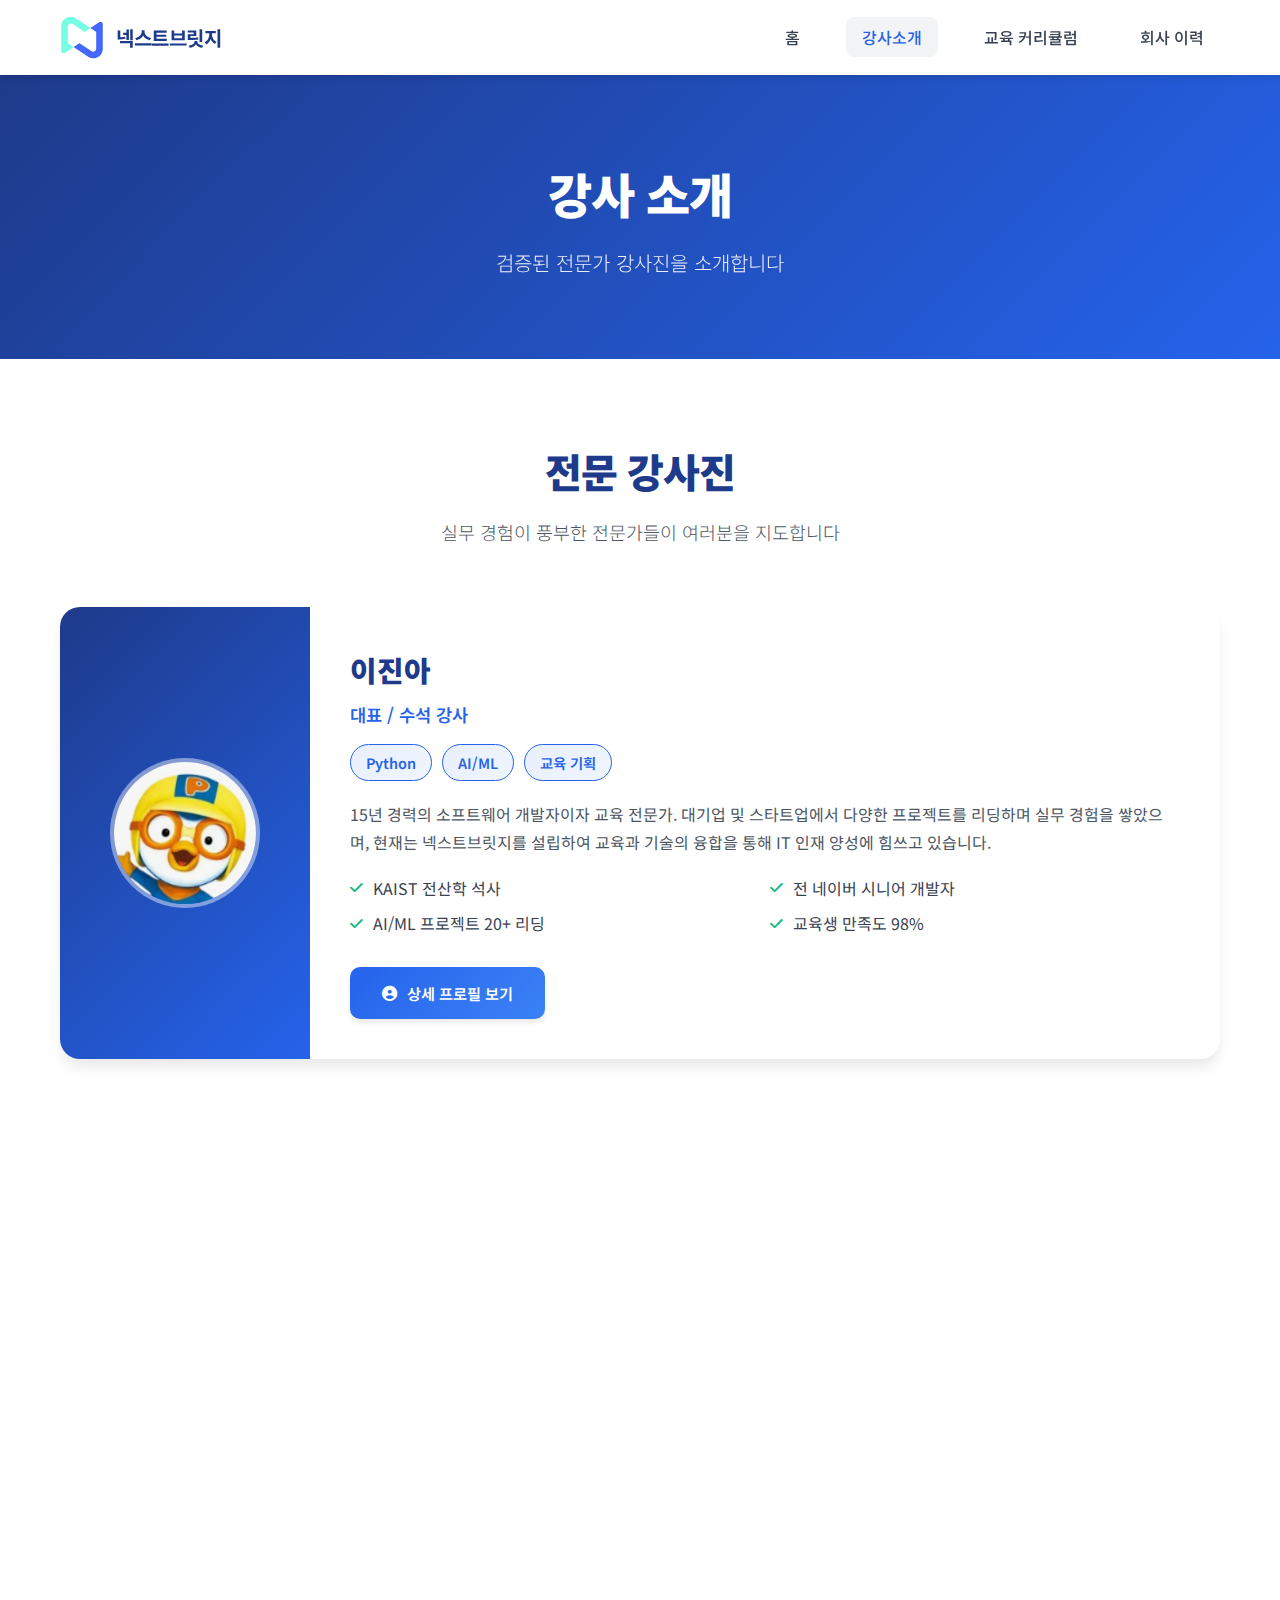
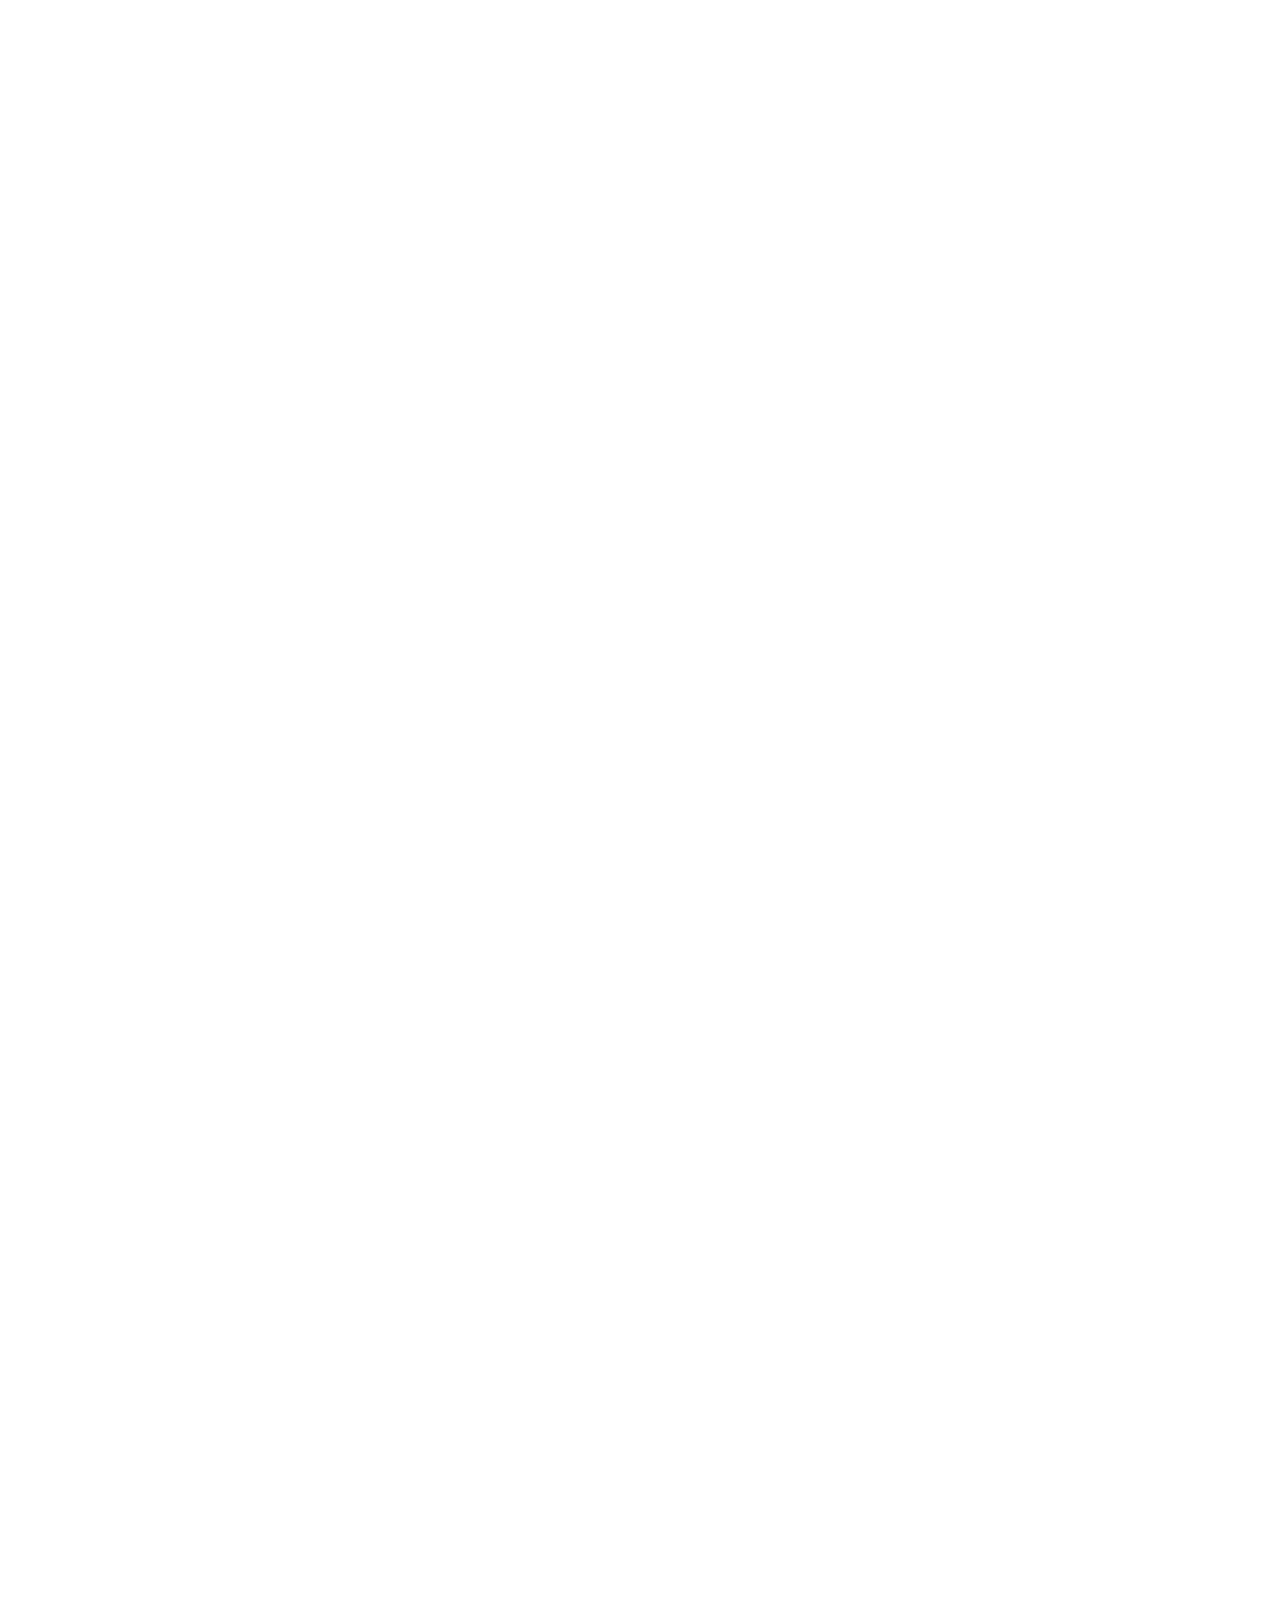
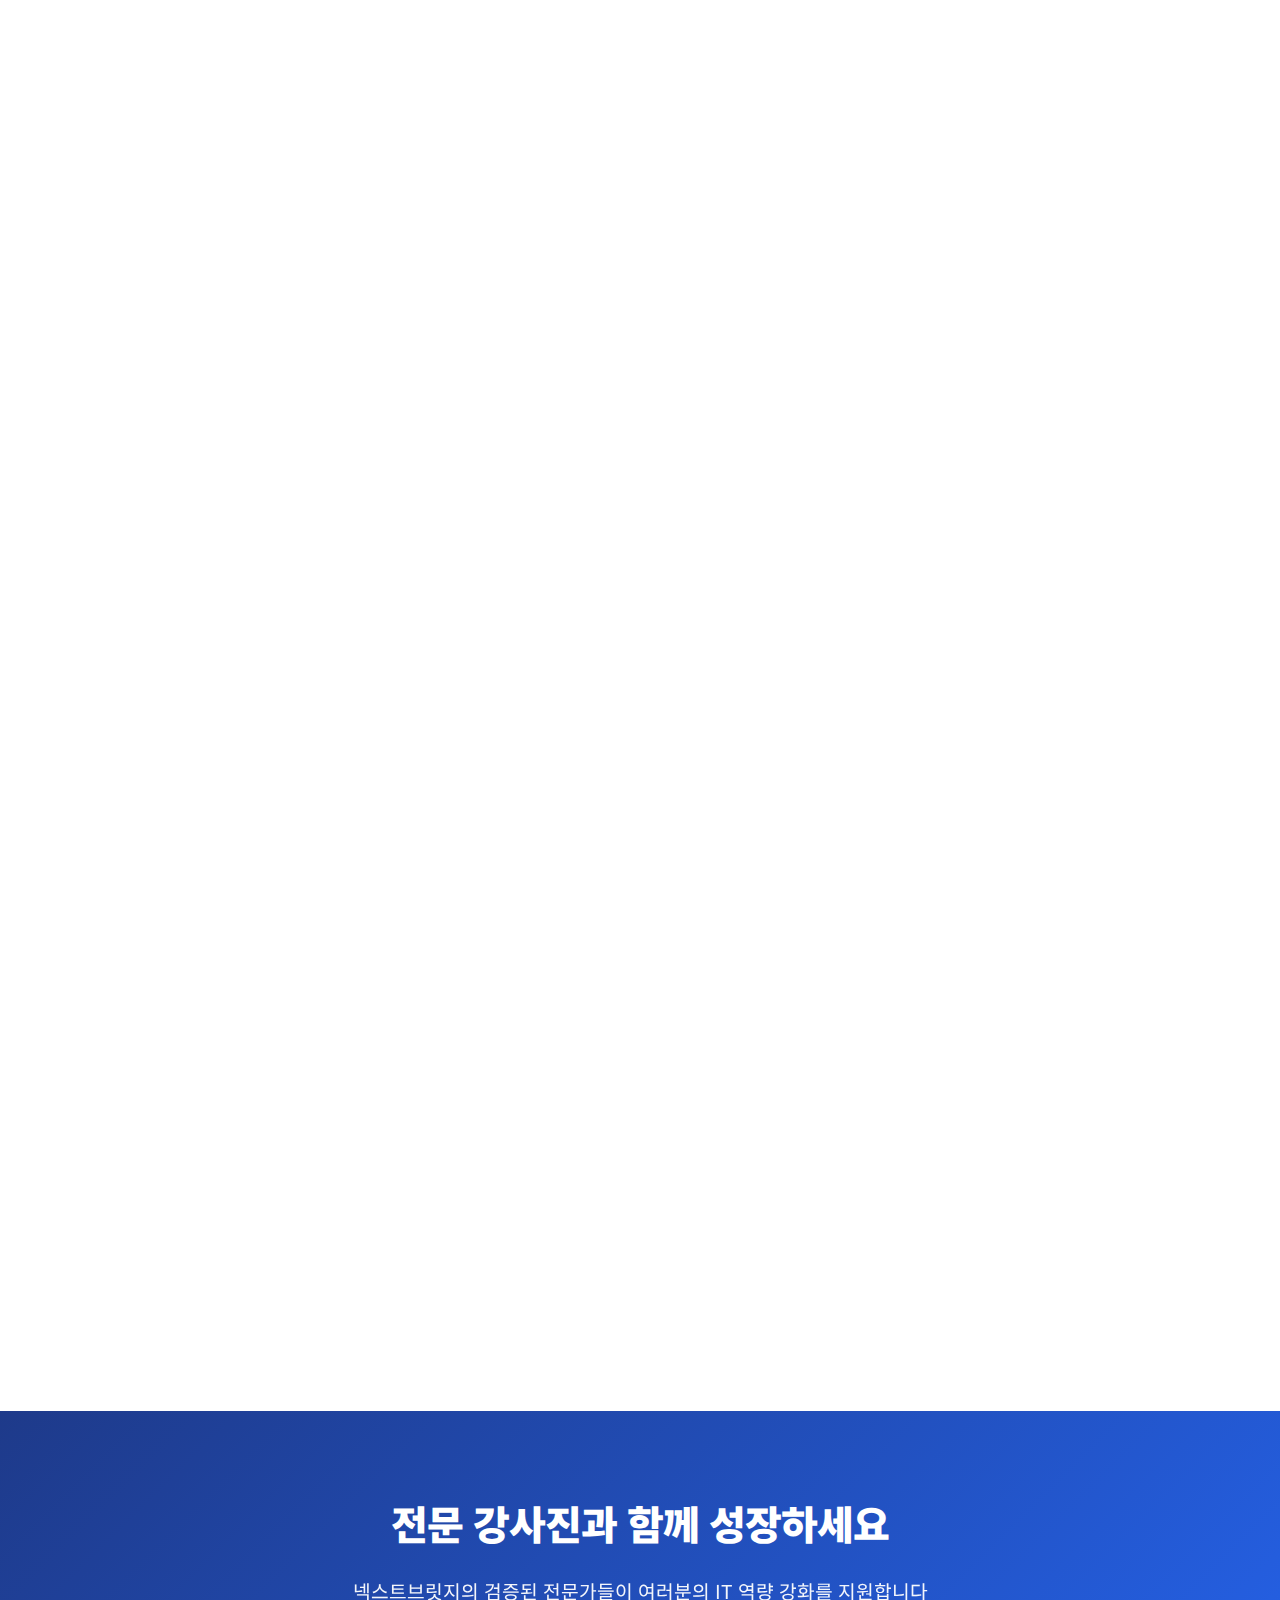
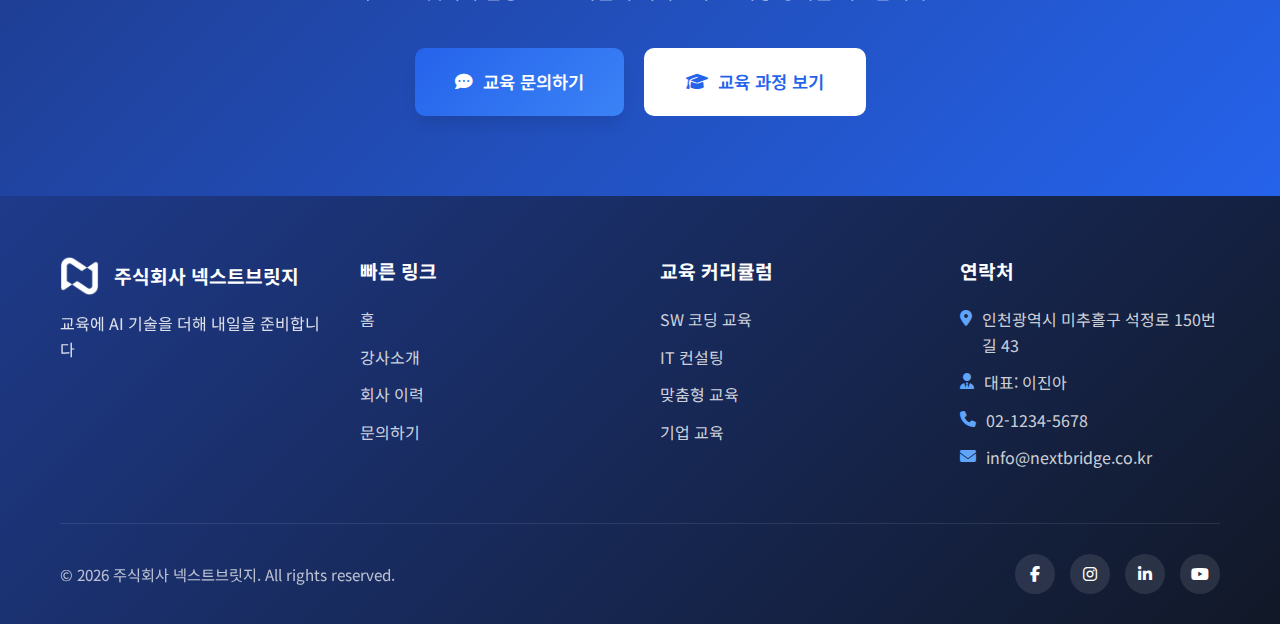
<file: instructors.html>
<!DOCTYPE html>
<html lang="ko">
<head>
    <meta charset="UTF-8">
    <meta name="viewport" content="width=device-width, initial-scale=1.0">
    <meta name="description" content="넥스트브릿지 강사소개 - 소프트웨어 교육과 IT 컨설팅 기업">
    <title>넥스트브릿지 -교육에 AI기술을 더해 내일을 준비합니다.</title>
    <link rel="stylesheet" href="css/style.css">
    <link rel="preconnect" href="https://fonts.googleapis.com">
    <link rel="preconnect" href="https://fonts.gstatic.com" crossorigin>
    <link href="https://fonts.googleapis.com/css2?family=Noto+Sans+KR:wght@300;400;500;600;700;900&display=swap" rel="stylesheet">
    <link rel="stylesheet" href="https://cdn.jsdelivr.net/npm/@fortawesome/fontawesome-free@6.4.0/css/all.min.css">
    <link rel="icon" type="image/png" href="favicon/favicon-96x96.png" sizes="96x96" />
    <link rel="icon" type="image/svg+xml" href="favicon/favicon.svg" />
    <link rel="shortcut icon" href="favicon/favicon.ico" />
    <link rel="apple-touch-icon" sizes="180x180" href="favicon/apple-touch-icon.png" />
    <link rel="manifest" href="favicon/site.webmanifest" />
</head>
<body>
    <!-- 헤더/네비게이션 -->
    <header class="header">
        <nav class="navbar">
            <div class="container">
                <div class="nav-wrapper">
                    <a href="index.html" class="logo-link">
                        <img src="images/logo.png" alt="넥스트브릿지 로고" class="logo">
                        <span class="company-name">넥스트브릿지</span>
                    </a>
                    
                    <button class="mobile-toggle" aria-label="메뉴 열기">
                        <span></span>
                        <span></span>
                        <span></span>
                    </button>
                    
                    <ul class="nav-menu">
                        <li><a href="index.html" class="nav-link">홈</a></li>
                        <li><a href="instructors.html" class="nav-link active">강사소개</a></li>
                        <li><a href="curriculum.html" class="nav-link">교육 커리큘럼</a></li>
                        <!-- <li><a href="#about" class="nav-link">회사소개</a></li> -->
                        <li><a href="history.html" class="nav-link">회사 이력</a></li>
                        <!-- <li><a href="#contact" class="nav-link">문의하기</a></li> -->
                    </ul>
                </div>
            </div>
        </nav>
    </header>

    <!-- 페이지 헤더 -->
    <section class="page-header">
        <div class="container">
            <h1 class="page-title">강사 소개</h1>
            <p class="page-subtitle">검증된 전문가 강사진을 소개합니다</p>
        </div>
    </section>

    <!-- 강사진 소개 섹션 -->
    <section class="section instructors-section">
        <div class="container">
            <div class="section-header">
                <h2 class="section-title">전문 강사진</h2>
                <p class="section-subtitle">실무 경험이 풍부한 전문가들이 여러분을 지도합니다</p>
            </div>
            
            <div class="instructors-grid">
                <!-- 강사 1: 이진아 -->
                <div class="instructor-card">
                    <div class="instructor-image">
                        <div class="instructor-placeholder">
                            <!-- <i class="fas fa-user-tie"></i> -->
                            <img src="images/instructors/test.png" alt="이진아 강사 사진" class="instructor-photo">
                        </div>
                    </div>
                    <div class="instructor-info">
                        <h3 class="instructor-name">이진아</h3>
                        <p class="instructor-position">대표 / 수석 강사</p>
                        <div class="instructor-skills">
                            <span class="skill-tag">Python</span>
                            <span class="skill-tag">AI/ML</span>
                            <span class="skill-tag">교육 기획</span>
                        </div>
                        <p class="instructor-description">
                            15년 경력의 소프트웨어 개발자이자 교육 전문가. 
                            대기업 및 스타트업에서 다양한 프로젝트를 리딩하며 
                            실무 경험을 쌓았으며, 현재는 넥스트브릿지를 설립하여 
                            교육과 기술의 융합을 통해 IT 인재 양성에 힘쓰고 있습니다.
                        </p>
                        <ul class="instructor-highlights">
                            <li><i class="fas fa-check"></i> KAIST 전산학 석사</li>
                            <li><i class="fas fa-check"></i> 전 네이버 시니어 개발자</li>
                            <li><i class="fas fa-check"></i> AI/ML 프로젝트 20+ 리딩</li>
                            <li><i class="fas fa-check"></i> 교육생 만족도 98%</li>
                        </ul>
                        <a href="#" class="btn btn-profile" target="_blank" rel="noopener noreferrer">
                            <i class="fas fa-user-circle"></i> 상세 프로필 보기
                        </a>
                    </div>
                </div>

                <!-- 강사 2: 정희용 -->
                <div class="instructor-card">
                    <div class="instructor-image">
                        <div class="instructor-placeholder">
                            <i class="fas fa-user-tie"></i>
                        </div>
                    </div>
                    <div class="instructor-info">
                        <h3 class="instructor-name">정희용</h3>
                        <p class="instructor-position">이사 / 고문</p>
                        <div class="instructor-skills">
                            <span class="skill-tag">기술 전략</span>
                            <span class="skill-tag">AI·디지털 전환</span>
                            <span class="skill-tag">교육 자문</span>
                        </div>
                        <p class="instructor-description">
                            15년 이상 소프트웨어 개발과 기술 조직 운영을 경험한 IT 전문가로서, 
                            다양한 산업 현장에서 축적한 실무와 전략적 통찰을 바탕으로 
                            넥스트브리지의 기술 방향성과 교육 품질 전반에 대한 자문을 맡고 있습니다. 
                            현장 중심의 현실적인 조언을 통해 교육과 기술이 효과적으로 연결될 수 있도록 지원합니다.
                        </p>
                        <ul class="instructor-highlights">
                            <li><i class="fas fa-check"></i> 서울대 컴퓨터공학 학사</li>
                            <li><i class="fas fa-check"></i> 전 삼성전자 책임 연구원</li>
                            <li><i class="fas fa-check"></i> Spring Framework 전문가</li>
                            <li><i class="fas fa-check"></i> 마이크로서비스 아키텍처 구축</li>
                        </ul>
                        <a href="#" class="btn btn-profile" target="_blank" rel="noopener noreferrer">
                            <i class="fas fa-user-circle"></i> 상세 프로필 보기
                        </a>
                    </div>
                </div>

                <!-- 강사 3: 김부경 -->
                <div class="instructor-card">
                    <div class="instructor-image">
                        <div class="instructor-placeholder">
                            <i class="fas fa-user-tie"></i>
                        </div>
                    </div>
                    <div class="instructor-info">
                        <h3 class="instructor-name">김부경</h3>
                        <p class="instructor-position">이사 / 대표 강사</p>
                        <div class="instructor-skills">
                            <span class="skill-tag">Java</span>
                            <span class="skill-tag">Spring</span>
                            <span class="skill-tag">백엔드</span>
                        </div>
                        <p class="instructor-description">
                            10년 이상의 백엔드 개발 경력을 보유한 Java/Spring 전문가. 
                            대규모 서비스 아키텍처 설계 및 구축 경험이 풍부하며, 
                            실무에서 바로 활용할 수 있는 실전 중심의 교육을 진행합니다.
                        </p>
                        <ul class="instructor-highlights">
                            <li><i class="fas fa-check"></i> 서울대 컴퓨터공학 학사</li>
                            <li><i class="fas fa-check"></i> 전 삼성전자 책임 연구원</li>
                            <li><i class="fas fa-check"></i> Spring Framework 전문가</li>
                            <li><i class="fas fa-check"></i> 마이크로서비스 아키텍처 구축</li>
                        </ul>
                        <a href="#" class="btn btn-profile" target="_blank" rel="noopener noreferrer">
                            <i class="fas fa-user-circle"></i> 상세 프로필 보기
                        </a>
                    </div>
                </div>

                <!-- 강사 4: 안현정 -->
                <div class="instructor-card">
                    <div class="instructor-image">
                        <div class="instructor-placeholder">
                            <i class="fas fa-user-tie"></i>
                        </div>
                    </div>
                    <div class="instructor-info">
                        <h3 class="instructor-name">안현정</h3>
                        <p class="instructor-position">이사 / 대표 강사</p>
                        <div class="instructor-skills">
                            <span class="skill-tag">Web</span>
                            <span class="skill-tag">React</span>
                            <span class="skill-tag">프론트엔드</span>
                        </div>
                        <p class="instructor-description">
                            프론트엔드 개발 8년 경력의 UI/UX 전문가. 
                            사용자 경험을 최우선으로 하는 웹 애플리케이션 개발에 
                            탁월한 역량을 보유하고 있으며, 최신 프론트엔드 기술 
                            트렌드를 교육에 반영합니다.
                        </p>
                        <ul class="instructor-highlights">
                            <li><i class="fas fa-check"></i> 연세대 소프트웨어학 학사</li>
                            <li><i class="fas fa-check"></i> 전 카카오 프론트엔드 개발자</li>
                            <li><i class="fas fa-check"></i> React/Vue 전문가</li>
                            <li><i class="fas fa-check"></i> UI/UX 디자인 우수상</li>
                        </ul>
                        <a href="#" class="btn btn-profile" target="_blank" rel="noopener noreferrer">
                            <i class="fas fa-user-circle"></i> 상세 프로필 보기
                        </a>
                    </div>
                </div>

                <!-- 강사 5: 이은혜 -->
                <div class="instructor-card">
                    <div class="instructor-image">
                        <div class="instructor-placeholder">
                            <i class="fas fa-user-tie"></i>
                        </div>
                    </div>
                    <div class="instructor-info">
                        <h3 class="instructor-name">이은혜</h3>
                        <p class="instructor-position">이사 / 대표 강사</p>
                        <div class="instructor-skills">
                            <span class="skill-tag">Database</span>
                            <span class="skill-tag">SQL</span>
                            <span class="skill-tag">데이터 분석</span>
                        </div>
                        <p class="instructor-description">
                            데이터베이스 및 데이터 분석 전문가로 7년간 다양한 
                            산업 분야에서 데이터 솔루션을 구축한 경험을 보유하고 있습니다. 
                            SQL부터 NoSQL, 빅데이터까지 폭넓은 데이터 기술을 교육합니다.
                        </p>
                        <ul class="instructor-highlights">
                            <li><i class="fas fa-check"></i> 고려대 통계학 석사</li>
                            <li><i class="fas fa-check"></i> Oracle 공인 전문가</li>
                            <li><i class="fas fa-check"></i> 빅데이터 분석 전문가</li>
                            <li><i class="fas fa-check"></i> DB 설계 및 최적화 전문</li>
                        </ul>
                        <a href="#" class="btn btn-profile" target="_blank" rel="noopener noreferrer">
                            <i class="fas fa-user-circle"></i> 상세 프로필 보기
                        </a>
                    </div>
                </div>

                <!-- 강사 6: 임선희 -->
                <div class="instructor-card">
                    <div class="instructor-image">
                        <div class="instructor-placeholder">
                            <i class="fas fa-user-tie"></i>
                        </div>
                    </div>
                    <div class="instructor-info">
                        <h3 class="instructor-name">임선희</h3>
                        <p class="instructor-position">전문강사</p>
                        <div class="instructor-skills">
                            <span class="skill-tag">알고리즘</span>
                            <span class="skill-tag">자료구조</span>
                            <span class="skill-tag">코딩테스트</span>
                        </div>
                        <p class="instructor-description">
                            알고리즘 및 자료구조 교육 전문가로, 코딩 테스트 
                            준비부터 실무 문제 해결까지 체계적인 교육을 제공합니다. 
                            복잡한 알고리즘을 쉽게 설명하는 능력이 탁월합니다.
                        </p>
                        <ul class="instructor-highlights">
                            <li><i class="fas fa-check"></i> 서강대 컴퓨터공학 학사</li>
                            <li><i class="fas fa-check"></i> ICPC 한국 대표</li>
                            <li><i class="fas fa-check"></i> 코딩 테스트 합격률 95%</li>
                            <li><i class="fas fa-check"></i> 알고리즘 경진대회 수상</li>
                        </ul>
                        <a href="#" class="btn btn-profile" target="_blank" rel="noopener noreferrer">
                            <i class="fas fa-user-circle"></i> 상세 프로필 보기
                        </a>
                    </div>
                </div>

                <!-- 강사 7: 나소현 -->
                <div class="instructor-card">
                    <div class="instructor-image">
                        <div class="instructor-placeholder">
                            <i class="fas fa-user-tie"></i>
                        </div>
                    </div>
                    <div class="instructor-info">
                        <h3 class="instructor-name">나소현</h3>
                        <p class="instructor-position">IT 컨설턴트</p>
                        <div class="instructor-skills">
                            <span class="skill-tag">디지털 전환</span>
                            <span class="skill-tag">클라우드</span>
                            <span class="skill-tag">아키텍처</span>
                        </div>
                        <p class="instructor-description">
                            12년 경력의 IT 컨설턴트로, 기업의 디지털 전환 프로젝트를 
                            성공적으로 이끌어왔습니다. 클라우드 마이그레이션부터 
                            시스템 아키텍처 설계까지 폭넓은 경험을 보유하고 있습니다.
                        </p>
                        <ul class="instructor-highlights">
                            <li><i class="fas fa-check"></i> 포항공대 산업공학 석사</li>
                            <li><i class="fas fa-check"></i> AWS 공인 솔루션 아키텍트</li>
                            <li><i class="fas fa-check"></i> 디지털 전환 프로젝트 30+ 수행</li>
                            <li><i class="fas fa-check"></i> IT 컨설팅 전문가</li>
                        </ul>
                        <a href="#" class="btn btn-profile" target="_blank" rel="noopener noreferrer">
                            <i class="fas fa-user-circle"></i> 상세 프로필 보기
                        </a>
                    </div>
                </div>

                <!-- 강사 8: 강시나 -->
                <div class="instructor-card">
                    <div class="instructor-image">
                        <div class="instructor-placeholder">
                            <i class="fas fa-user-tie"></i>
                        </div>
                    </div>
                    <div class="instructor-info">
                        <h3 class="instructor-name">강시나</h3>
                        <p class="instructor-position">보안 전문가</p>
                        <div class="instructor-skills">
                            <span class="skill-tag">정보보안</span>
                            <span class="skill-tag">네트워크</span>
                            <span class="skill-tag">모의해킹</span>
                        </div>
                        <p class="instructor-description">
                            금융권 보안 담당자 출신의 정보보안 전문가입니다. 
                            최신 보안 트렌드와 위협 대응 방안에 대한 실무적인 지식을 전수하며, 
                            화이트해커 양성을 위한 체계적인 커리큘럼을 운영합니다.
                        </p>
                        <ul class="instructor-highlights">
                            <li><i class="fas fa-check"></i> 고려대 정보보호대학원 석사</li>
                            <li><i class="fas fa-check"></i> CISA, CISSP 보유</li>
                            <li><i class="fas fa-check"></i> 주요 금융사 보안 컨설팅</li>
                            <li><i class="fas fa-check"></i> KISA 취약점 신고 포상</li>
                        </ul>
                        <a href="#" class="btn btn-profile" target="_blank" rel="noopener noreferrer">
                            <i class="fas fa-user-circle"></i> 상세 프로필 보기
                        </a>
                    </div>
                </div>  

            </div>
        </div>
    </section>

    <!-- CTA 섹션 -->
    <section class="section cta-section">
        <div class="container">
            <div class="cta-content">
                <h2 class="cta-title">전문 강사진과 함께 성장하세요</h2>
                <p class="cta-description">
                    넥스트브릿지의 검증된 전문가들이 여러분의 IT 역량 강화를 지원합니다
                </p>
                <div class="cta-buttons">
                    <a href="https://forms.gle/M924irAycceEsTfEA" class="btn btn-primary btn-lg">
                        <i class="fas fa-comment-dots"></i> 교육 문의하기
                    </a>
                    <a href="curriculum.html" class="btn btn-secondary btn-lg">
                        <i class="fas fa-graduation-cap"></i> 교육 과정 보기
                    </a>
                </div>
            </div>
        </div>
    </section>

    <!-- 푸터 -->
    <footer class="footer">
        <div class="container">
            <div class="footer-content">
                <div class="footer-section">
                    <div class="footer-logo-wrapper">
                        <img src="images/logo.png" alt="넥스트브릿지 로고" class="footer-logo">
                        <h3 class="footer-company-name">주식회사 넥스트브릿지</h3>
                    </div>
                    <p class="footer-description">교육에 AI 기술을 더해 내일을 준비합니다</p>
                </div>
                
                <div class="footer-section">
                    <h4 class="footer-title">빠른 링크</h4>
                    <ul class="footer-links">
                        <li><a href="index.html">홈</a></li>
                        <li><a href="instructors.html">강사소개</a></li>
                        <li><a href="history.html">회사 이력</a></li>
                        <li><a href="https://forms.gle/M924irAycceEsTfEA">문의하기</a></li>
                    </ul>
                </div>
                
                <div class="footer-section">
                    <h4 class="footer-title">교육 커리큘럼</h4>
                    <ul class="footer-links">
                        <li><a href="curriculum.html">SW 코딩 교육</a></li>
                        <li><a href="curriculum.html">IT 컨설팅</a></li>
                        <li><a href="curriculum.html">맞춤형 교육</a></li>
                        <li><a href="curriculum.html">기업 교육</a></li>
                    </ul>
                </div>
                
                <div class="footer-section">
                    <h4 class="footer-title">연락처</h4>
                    <ul class="footer-contact">
                        <li><i class="fas fa-map-marker-alt"></i> 인천광역시 미추홀구 석정로 150번길 43</li>
                        <li><i class="fas fa-user-tie"></i> 대표: 이진아</li>
                        <li><i class="fas fa-phone"></i> 02-1234-5678</li>
                        <li><i class="fas fa-envelope"></i> info@nextbridge.co.kr</li>
                    </ul>
                </div>
            </div>
            
            <div class="footer-bottom">
                <p>&copy; 2026 주식회사 넥스트브릿지. All rights reserved.</p>
                <div class="footer-social">
                    <a href="#" aria-label="페이스북"><i class="fab fa-facebook-f"></i></a>
                    <a href="#" aria-label="인스타그램"><i class="fab fa-instagram"></i></a>
                    <a href="#" aria-label="링크드인"><i class="fab fa-linkedin-in"></i></a>
                    <a href="#" aria-label="유튜브"><i class="fab fa-youtube"></i></a>
                </div>
            </div>
        </div>
    </footer>


    <!-- Scroll to Top 버튼 -->
    <button class="scroll-to-top" id="scrollToTop" aria-label="페이지 상단으로">
        <i class="fas fa-arrow-up"></i>
    </button>

    <script src="js/main.js"></script>
</body>
</html>
</file>
<file: css/style.css>
/* ===================================
   기본 설정 및 변수
   =================================== */
:root {
    --primary-navy: #1e3a8a;
    --primary-blue: #2563eb;
    --primary-blue-light: #3b82f6;
    --secondary-blue: #60a5fa;
    --white: #ffffff;
    --gray-50: #f9fafb;
    --gray-100: #f3f4f6;
    --gray-200: #e5e7eb;
    --gray-300: #d1d5db;
    --gray-600: #4b5563;
    --gray-700: #374151;
    --gray-800: #1f2937;
    --gray-900: #111827;
    --success: #10b981;
    --error: #ef4444;
    --shadow-sm: 0 1px 2px 0 rgb(0 0 0 / 0.05);
    --shadow-md: 0 4px 6px -1px rgb(0 0 0 / 0.1);
    --shadow-lg: 0 10px 15px -3px rgb(0 0 0 / 0.1);
    --shadow-xl: 0 20px 25px -5px rgb(0 0 0 / 0.1);
}

* {
    margin: 0;
    padding: 0;
    box-sizing: border-box;
}

body {
    font-family: 'Noto Sans KR', -apple-system, BlinkMacSystemFont, 'Segoe UI', sans-serif;
    line-height: 1.6;
    color: var(--gray-800);
    background-color: var(--white);
    overflow-x: hidden;
}

.container {
    max-width: 1200px;
    margin: 0 auto;
    padding: 0 20px;
}

/* ===================================
   헤더 및 네비게이션
   =================================== */
.header {
    position: fixed;
    top: 0;
    left: 0;
    width: 100%;
    background-color: var(--white);
    box-shadow: var(--shadow-md);
    z-index: 1000;
    transition: all 0.3s ease;
}

.navbar {
    padding: 0;
}

.nav-wrapper {
    display: flex;
    justify-content: space-between;
    align-items: center;
    padding: 15px 0;
}

/* 로고 스타일 */
.logo-link {
    display: flex;
    align-items: center;
    text-decoration: none;
    gap: 12px;
    transition: transform 0.3s ease;
}

.logo-link:hover {
    transform: scale(1.05);
}

.logo {
    height: 45px;
    width: auto;
    object-fit: contain;
    transition: all 0.3s ease;
}

.company-name {
    font-size: 1.25rem;
    font-weight: 700;
    color: var(--primary-navy);
    letter-spacing: -0.5px;
}

/* 모바일 토글 버튼 */
.mobile-toggle {
    display: none;
    flex-direction: column;
    background: none;
    border: none;
    cursor: pointer;
    padding: 10px;
    z-index: 1001;
}

.mobile-toggle span {
    width: 25px;
    height: 3px;
    background-color: var(--primary-navy);
    margin: 3px 0;
    transition: all 0.3s ease;
    border-radius: 3px;
}

.mobile-toggle.active span:nth-child(1) {
    transform: rotate(45deg) translate(8px, 8px);
}

.mobile-toggle.active span:nth-child(2) {
    opacity: 0;
}

.mobile-toggle.active span:nth-child(3) {
    transform: rotate(-45deg) translate(8px, -8px);
}

/* 네비게이션 메뉴 */
.nav-menu {
    display: flex;
    list-style: none;
    gap: 30px;
    align-items: center;
}

.nav-link {
    text-decoration: none;
    color: var(--gray-700);
    font-weight: 500;
    font-size: 1rem;
    padding: 8px 16px;
    border-radius: 8px;
    transition: all 0.3s ease;
    position: relative;
}

.nav-link::after {
    content: '';
    position: absolute;
    bottom: 0;
    left: 50%;
    transform: translateX(-50%);
    width: 0;
    height: 2px;
    background: linear-gradient(90deg, var(--primary-blue), var(--secondary-blue));
    transition: width 0.3s ease;
}

.nav-link:hover {
    color: var(--primary-blue);
    background-color: var(--gray-50);
}

.nav-link:hover::after {
    width: 80%;
}

.nav-link.active {
    color: var(--primary-blue);
    background-color: var(--gray-100);
}

/* ===================================
   히어로 섹션
   =================================== */
.hero {
    margin-top: 75px;
    background: linear-gradient(135deg, var(--primary-navy) 0%, var(--primary-blue) 100%);
    color: var(--white);
    padding: 120px 0 80px;
    position: relative;
    overflow: hidden;
}

.hero::before {
    content: '';
    position: absolute;
    top: 0;
    left: 0;
    right: 0;
    bottom: 0;
    background: url('data:image/svg+xml,<svg width="100" height="100" xmlns="http://www.w3.org/2000/svg"><rect width="100" height="100" fill="none"/><circle cx="50" cy="50" r="40" stroke="rgba(255,255,255,0.1)" stroke-width="1" fill="none"/></svg>');
    opacity: 0.3;
}

.hero-overlay {
    position: absolute;
    top: 0;
    left: 0;
    right: 0;
    bottom: 0;
    background: linear-gradient(135deg, rgba(30, 58, 138, 0.9) 0%, rgba(37, 99, 235, 0.8) 100%);
}

.hero-content {
    position: relative;
    z-index: 1;
    text-align: center;
}

.hero-title {
    font-size: 3.5rem;
    font-weight: 900;
    margin-bottom: 25px;
    line-height: 1.2;
    letter-spacing: -1px;
    text-shadow: 2px 2px 4px rgba(0, 0, 0, 0.3);
}

.hero-subtitle {
    font-size: 1.35rem;
    margin-bottom: 40px;
    opacity: 0.95;
    font-weight: 300;
    line-height: 1.8;
}

.hero-buttons {
    display: flex;
    gap: 20px;
    justify-content: center;
    margin-bottom: 60px;
    flex-wrap: wrap;
}

.hero-stats {
    display: flex;
    justify-content: center;
    gap: 60px;
    margin-top: 60px;
    flex-wrap: wrap;
}

.stat-item {
    text-align: center;
}

.stat-number {
    display: block;
    font-size: 3rem;
    font-weight: 900;
    margin-bottom: 8px;
}

.stat-number::after {
    content: '+';
    margin-left: 5px;
}

.stat-label {
    display: block;
    font-size: 1.1rem;
    opacity: 0.9;
    font-weight: 300;
}

/* ===================================
   버튼 스타일
   =================================== */
.btn {
    display: inline-flex;
    align-items: center;
    gap: 10px;
    padding: 14px 32px;
    font-size: 1rem;
    font-weight: 600;
    text-decoration: none;
    border-radius: 10px;
    transition: all 0.3s ease;
    border: none;
    cursor: pointer;
    font-family: 'Noto Sans KR', sans-serif;
}

.btn-primary {
    background: linear-gradient(135deg, var(--primary-blue) 0%, var(--primary-blue-light) 100%);
    color: var(--white);
    box-shadow: var(--shadow-lg);
}

.btn-primary:hover {
    transform: translateY(-2px);
    box-shadow: var(--shadow-xl);
}

.btn-secondary {
    background: var(--white);
    color: var(--primary-blue);
    border: 2px solid var(--white);
}

.btn-secondary:hover {
    background: transparent;
    color: var(--white);
    transform: translateY(-2px);
}

.btn-profile {
    margin-top: 20px;
    background: linear-gradient(135deg, var(--primary-blue) 0%, var(--primary-blue-light) 100%);
    color: var(--white);
    box-shadow: var(--shadow-md);
    font-size: 0.95rem;
}

.btn-profile:hover {
    transform: translateY(-2px);
    box-shadow: var(--shadow-lg);
}

.btn-block {
    width: 100%;
    justify-content: center;
}

.btn-lg {
    padding: 18px 40px;
    font-size: 1.1rem;
}

/* ===================================
   공통 섹션 스타일
   =================================== */
.section {
    padding: 80px 0;
}

.section-header {
    text-align: center;
    margin-bottom: 60px;
}

.section-title {
    font-size: 2.5rem;
    font-weight: 900;
    color: var(--primary-navy);
    margin-bottom: 15px;
    letter-spacing: -1px;
}

.section-subtitle {
    font-size: 1.15rem;
    color: var(--gray-600);
    font-weight: 300;
}

/* ===================================
   페이지 헤더 (서브페이지용)
   =================================== */
.page-header {
    margin-top: 75px;
    background: linear-gradient(135deg, var(--primary-navy) 0%, var(--primary-blue) 100%);
    color: var(--white);
    padding: 80px 0;
    text-align: center;
}

.page-title {
    font-size: 3rem;
    font-weight: 900;
    margin-bottom: 15px;
    letter-spacing: -1px;
}

.page-subtitle {
    font-size: 1.25rem;
    opacity: 0.9;
    font-weight: 300;
}

/* ===================================
   서비스 섹션
   =================================== */
.services {
    background-color: var(--gray-50);
}

.services-grid {
    display: grid;
    grid-template-columns: repeat(auto-fit, minmax(450px, 1fr));
    gap: 40px;
}

.service-card {
    background: var(--white);
    padding: 40px;
    border-radius: 20px;
    box-shadow: var(--shadow-lg);
    transition: all 0.3s ease;
}

.service-card:hover {
    transform: translateY(-10px);
    box-shadow: var(--shadow-xl);
}

.service-icon {
    width: 80px;
    height: 80px;
    background: linear-gradient(135deg, var(--primary-blue) 0%, var(--primary-blue-light) 100%);
    border-radius: 20px;
    display: flex;
    align-items: center;
    justify-content: center;
    margin-bottom: 25px;
}

.service-icon i {
    font-size: 2.5rem;
    color: var(--white);
}

.service-title {
    font-size: 1.75rem;
    font-weight: 700;
    color: var(--primary-navy);
    margin-bottom: 15px;
}

.service-description {
    font-size: 1.05rem;
    color: var(--gray-600);
    margin-bottom: 25px;
    line-height: 1.7;
}

.service-features {
    list-style: none;
    margin-bottom: 25px;
}

.service-features li {
    padding: 10px 0;
    color: var(--gray-700);
    display: flex;
    align-items: center;
    gap: 12px;
}

.service-features i {
    color: var(--primary-blue);
    font-size: 1.1rem;
}

.service-highlight {
    background: linear-gradient(135deg, rgba(37, 99, 235, 0.1) 0%, rgba(96, 165, 250, 0.1) 100%);
    padding: 15px 20px;
    border-radius: 10px;
    display: flex;
    align-items: center;
    gap: 12px;
    margin-top: 20px;
}

.service-highlight i {
    color: var(--primary-blue);
}

.service-highlight span {
    font-weight: 600;
    color: var(--primary-blue);
}

/* ===================================
   회사 소개 섹션
   =================================== */
.about-content {
    display: grid;
    gap: 30px;
}

.about-card {
    background: var(--white);
    padding: 40px;
    border-radius: 20px;
    box-shadow: var(--shadow-md);
    transition: all 0.3s ease;
}

.about-card:hover {
    box-shadow: var(--shadow-xl);
}

.about-icon {
    width: 70px;
    height: 70px;
    background: linear-gradient(135deg, var(--primary-blue) 0%, var(--primary-blue-light) 100%);
    border-radius: 15px;
    display: flex;
    align-items: center;
    justify-content: center;
    margin-bottom: 20px;
}

.about-icon i {
    font-size: 2rem;
    color: var(--white);
}

.about-title {
    font-size: 1.5rem;
    font-weight: 700;
    color: var(--primary-navy);
    margin-bottom: 20px;
}

.highlight-card {
    background: linear-gradient(135deg, rgba(37, 99, 235, 0.1) 0%, rgba(96, 165, 250, 0.1) 100%);
    border: 2px solid var(--primary-blue);
}

.highlight-text {
    font-size: 1.3rem;
    font-weight: 700;
    color: var(--primary-blue);
    margin-bottom: 15px;
}

.about-description {
    font-size: 1.05rem;
    color: var(--gray-600);
    line-height: 1.8;
}

.info-grid {
    display: grid;
    gap: 20px;
}

.info-item {
    display: grid;
    grid-template-columns: 120px 1fr;
    gap: 15px;
    padding: 15px 0;
    border-bottom: 1px solid var(--gray-200);
}

.info-item:last-child {
    border-bottom: none;
}

.info-label {
    font-weight: 600;
    color: var(--gray-700);
}

.info-value {
    color: var(--gray-600);
}

.vision-mission {
    display: grid;
    gap: 25px;
}

.vm-item h4 {
    font-size: 1.2rem;
    font-weight: 700;
    color: var(--primary-navy);
    margin-bottom: 12px;
    display: flex;
    align-items: center;
    gap: 10px;
}

.vm-item h4 i {
    color: var(--primary-blue);
}

.vm-item p {
    color: var(--gray-600);
    line-height: 1.7;
}

.values-grid {
    display: grid;
    grid-template-columns: repeat(auto-fit, minmax(200px, 1fr));
    gap: 25px;
}

.value-item {
    text-align: center;
    padding: 25px;
    background: var(--gray-50);
    border-radius: 15px;
    transition: all 0.3s ease;
}

.value-item:hover {
    background: linear-gradient(135deg, rgba(37, 99, 235, 0.1) 0%, rgba(96, 165, 250, 0.1) 100%);
    transform: translateY(-5px);
}

.value-item i {
    font-size: 2.5rem;
    color: var(--primary-blue);
    margin-bottom: 15px;
}

.value-item h4 {
    font-size: 1.2rem;
    font-weight: 700;
    color: var(--primary-navy);
    margin-bottom: 10px;
}

.value-item p {
    color: var(--gray-600);
    font-size: 0.95rem;
}

/* ===================================
   타임라인 섹션 (회사이력)
   =================================== */
.stats-section {
    background: linear-gradient(135deg, var(--primary-navy) 0%, var(--primary-blue) 100%);
    color: var(--white);
    padding: 60px 0;
}

.stats-grid {
    display: grid;
    grid-template-columns: repeat(auto-fit, minmax(200px, 1fr));
    gap: 40px;
}

.stat-card {
    text-align: center;
    padding: 30px;
    background: rgba(255, 255, 255, 0.1);
    border-radius: 15px;
    backdrop-filter: blur(10px);
    transition: all 0.3s ease;
}

.stat-card:hover {
    transform: translateY(-10px);
    background: rgba(255, 255, 255, 0.15);
}

.stat-icon {
    font-size: 3rem;
    margin-bottom: 15px;
}

.stat-content .stat-number {
    font-size: 2.5rem;
    font-weight: 900;
}

.stat-content .stat-label {
    font-size: 1rem;
    opacity: 0.9;
}

.timeline {
    position: relative;
    max-width: 900px;
    margin: 0 auto;
}

.timeline::before {
    content: '';
    position: absolute;
    left: 50%;
    transform: translateX(-50%);
    top: 0;
    bottom: 0;
    width: 4px;
    background: linear-gradient(180deg, var(--primary-blue) 0%, var(--secondary-blue) 100%);
}

.timeline-item {
    display: grid;
    grid-template-columns: 1fr auto 1fr;
    gap: 40px;
    margin-bottom: 60px;
    position: relative;
}

.timeline-item:nth-child(even) .timeline-content {
    grid-column: 1;
    grid-row: 1;
}

.timeline-item:nth-child(even) .timeline-marker {
    grid-column: 2;
    grid-row: 1;
}

.timeline-marker {
    grid-column: 2;
    width: 100px;
    height: 100px;
    background: linear-gradient(135deg, var(--primary-blue) 0%, var(--primary-blue-light) 100%);
    border-radius: 50%;
    display: flex;
    align-items: center;
    justify-content: center;
    box-shadow: var(--shadow-xl);
    z-index: 10;
}

.year {
    color: var(--white);
    font-size: 1.3rem;
    font-weight: 900;
}

.timeline-content {
    grid-column: 3;
    background: var(--white);
    padding: 30px;
    border-radius: 15px;
    box-shadow: var(--shadow-lg);
    transition: all 0.3s ease;
}

.timeline-content:hover {
    transform: translateY(-5px);
    box-shadow: var(--shadow-xl);
}

.timeline-title {
    font-size: 1.4rem;
    font-weight: 700;
    color: var(--primary-navy);
    margin-bottom: 15px;
}

.timeline-list {
    list-style: none;
}

.timeline-list li {
    padding: 8px 0;
    color: var(--gray-600);
    display: flex;
    align-items: flex-start;
    gap: 12px;
}

.timeline-list i {
    color: var(--primary-blue);
    margin-top: 3px;
}

/* 비전 섹션 */
.vision-section {
    background-color: var(--gray-50);
}

.vision-grid {
    display: grid;
    grid-template-columns: repeat(auto-fit, minmax(300px, 1fr));
    gap: 30px;
}

.vision-card {
    background: var(--white);
    padding: 40px;
    border-radius: 20px;
    box-shadow: var(--shadow-md);
    transition: all 0.3s ease;
}

.vision-card:hover {
    transform: translateY(-10px);
    box-shadow: var(--shadow-xl);
}

.vision-icon {
    width: 70px;
    height: 70px;
    background: linear-gradient(135deg, var(--primary-blue) 0%, var(--primary-blue-light) 100%);
    border-radius: 15px;
    display: flex;
    align-items: center;
    justify-content: center;
    margin-bottom: 20px;
}

.vision-icon i {
    font-size: 2rem;
    color: var(--white);
}

.vision-title {
    font-size: 1.5rem;
    font-weight: 700;
    color: var(--primary-navy);
    margin-bottom: 20px;
}

.vision-list {
    list-style: none;
}

.vision-list li {
    padding: 10px 0;
    color: var(--gray-600);
    padding-left: 25px;
    position: relative;
}

.vision-list li::before {
    content: '✓';
    position: absolute;
    left: 0;
    color: var(--primary-blue);
    font-weight: 700;
}

/* ===================================
   강사 소개 섹션
   =================================== */
.instructors-grid {
    display: grid;
    gap: 40px;
}

.instructor-card {
    background: var(--white);
    border-radius: 20px;
    box-shadow: var(--shadow-lg);
    overflow: hidden;
    display: grid;
    grid-template-columns: 250px 1fr;
    transition: all 0.3s ease;
}

.instructor-card:hover {
    transform: translateY(-5px);
    box-shadow: var(--shadow-xl);
}

.instructor-image {
    background: linear-gradient(135deg, var(--primary-navy) 0%, var(--primary-blue) 100%);
    display: flex;
    align-items: center;
    justify-content: center;
    padding: 40px;
}

.instructor-photo {
    width: 100%;
    height: 100%;
    object-fit: cover;        /* 얼굴 안 찌그러지게 */
    border-radius: 50%;       /* 완전 원형 */
    display: block;
}

.instructor-placeholder {
    width: 150px;
    height: 150px;
    background: rgba(255, 255, 255, 0.2);
    border-radius: 50%;
    display: flex;
    align-items: center;
    justify-content: center;
    border: 4px solid rgba(255, 255, 255, 0.3);
}

.instructor-placeholder i {
    font-size: 4rem;
    color: var(--white);
}

.instructor-info {
    padding: 40px;
}

.instructor-name {
    font-size: 1.8rem;
    font-weight: 900;
    color: var(--primary-navy);
    margin-bottom: 8px;
}

.instructor-position {
    font-size: 1.1rem;
    color: var(--primary-blue);
    font-weight: 600;
    margin-bottom: 15px;
}

.instructor-skills {
    display: flex;
    flex-wrap: wrap;
    gap: 10px;
    margin-bottom: 20px;
}

.skill-tag {
    background: linear-gradient(135deg, rgba(37, 99, 235, 0.1) 0%, rgba(96, 165, 250, 0.1) 100%);
    color: var(--primary-blue);
    padding: 6px 15px;
    border-radius: 20px;
    font-size: 0.9rem;
    font-weight: 600;
    border: 1px solid var(--primary-blue);
}

.instructor-description {
    color: var(--gray-600);
    line-height: 1.7;
    margin-bottom: 20px;
}

.instructor-highlights {
    list-style: none;
    display: grid;
    grid-template-columns: repeat(2, 1fr);
    gap: 10px;
    margin-bottom: 10px;
}

.instructor-highlights li {
    color: var(--gray-700);
    display: flex;
    align-items: center;
    gap: 10px;
}

.instructor-highlights i {
    color: var(--success);
    font-size: 0.9rem;
}

/* CTA 섹션 */
.cta-section {
    background: linear-gradient(135deg, var(--primary-navy) 0%, var(--primary-blue) 100%);
    color: var(--white);
}

.cta-content {
    text-align: center;
    max-width: 800px;
    margin: 0 auto;
}

.cta-title {
    font-size: 2.5rem;
    font-weight: 900;
    margin-bottom: 20px;
    letter-spacing: -1px;
}

.cta-description {
    font-size: 1.2rem;
    margin-bottom: 40px;
    opacity: 0.95;
    line-height: 1.7;
}

.cta-buttons {
    display: flex;
    gap: 20px;
    justify-content: center;
    flex-wrap: wrap;
}

/* ===================================
   문의하기 섹션
   =================================== */
.contact {
    background-color: var(--gray-50);
}

.contact-content {
    display: grid;
    grid-template-columns: 1fr 1.5fr;
    gap: 60px;
}

.contact-title {
    font-size: 1.8rem;
    font-weight: 700;
    color: var(--primary-navy);
    margin-bottom: 30px;
}

.contact-item {
    display: flex;
    gap: 20px;
    margin-bottom: 30px;
}

.contact-icon {
    width: 50px;
    height: 50px;
    background: linear-gradient(135deg, var(--primary-blue) 0%, var(--primary-blue-light) 100%);
    border-radius: 12px;
    display: flex;
    align-items: center;
    justify-content: center;
    flex-shrink: 0;
}

.contact-icon i {
    color: var(--white);
    font-size: 1.3rem;
}

.contact-details h4 {
    font-weight: 700;
    color: var(--gray-800);
    margin-bottom: 5px;
}

.contact-details p {
    color: var(--gray-600);
    line-height: 1.6;
}

.social-links {
    margin-top: 40px;
}

.social-links h4 {
    font-weight: 700;
    color: var(--gray-800);
    margin-bottom: 15px;
}

.social-icons {
    display: flex;
    gap: 15px;
}

.social-icon {
    width: 45px;
    height: 45px;
    background: linear-gradient(135deg, var(--primary-blue) 0%, var(--primary-blue-light) 100%);
    border-radius: 50%;
    display: flex;
    align-items: center;
    justify-content: center;
    color: var(--white);
    text-decoration: none;
    transition: all 0.3s ease;
}

.social-icon:hover {
    transform: translateY(-5px);
    box-shadow: var(--shadow-lg);
}

/* 문의 폼 */
.contact-form-wrapper {
    background: var(--white);
    padding: 40px;
    border-radius: 20px;
    box-shadow: var(--shadow-lg);
}

.form-group {
    margin-bottom: 25px;
}

.form-group label {
    display: block;
    margin-bottom: 8px;
    color: var(--gray-700);
    font-weight: 600;
}

.required {
    color: var(--error);
}

.form-group input,
.form-group select,
.form-group textarea {
    width: 100%;
    padding: 14px 18px;
    border: 2px solid var(--gray-200);
    border-radius: 10px;
    font-size: 1rem;
    font-family: 'Noto Sans KR', sans-serif;
    transition: all 0.3s ease;
}

.form-group input:focus,
.form-group select:focus,
.form-group textarea:focus {
    outline: none;
    border-color: var(--primary-blue);
    box-shadow: 0 0 0 3px rgba(37, 99, 235, 0.1);
}

.form-group textarea {
    resize: vertical;
}

.form-message {
    margin-top: 20px;
    padding: 15px;
    border-radius: 10px;
    display: none;
}

.form-message.success {
    background-color: #d1fae5;
    color: #065f46;
    display: block;
}

.form-message.error {
    background-color: #fee2e2;
    color: #991b1b;
    display: block;
}

/* ===================================
   푸터
   =================================== */
.footer {
    background: linear-gradient(135deg, var(--primary-navy) 0%, var(--gray-900) 100%);
    color: var(--white);
    padding: 60px 0 30px;
}

.footer-content {
    display: grid;
    grid-template-columns: repeat(auto-fit, minmax(250px, 1fr));
    gap: 40px;
    margin-bottom: 40px;
}

.footer-logo-wrapper {
    display: flex;
    align-items: center;
    gap: 15px;
    margin-bottom: 15px;
}

.footer-logo {
    height: 40px;
    width: auto;
    object-fit: contain;
    filter: brightness(0) invert(1);
}

.footer-company-name {
    font-size: 1.2rem;
    font-weight: 700;
    color: var(--white);
}

.footer-description {
    opacity: 0.85;
    line-height: 1.6;
}

.footer-title {
    font-size: 1.2rem;
    font-weight: 700;
    margin-bottom: 20px;
    color: var(--white);
}

.footer-links,
.footer-contact {
    list-style: none;
}

.footer-links li,
.footer-contact li {
    margin-bottom: 12px;
}

.footer-links a {
    color: rgba(255, 255, 255, 0.8);
    text-decoration: none;
    transition: all 0.3s ease;
}

.footer-links a:hover {
    color: var(--white);
    padding-left: 5px;
}

.footer-contact li {
    color: rgba(255, 255, 255, 0.8);
    display: flex;
    align-items: flex-start;
    gap: 10px;
}

.footer-contact i {
    margin-top: 3px;
    color: var(--secondary-blue);
}

.footer-bottom {
    padding-top: 30px;
    border-top: 1px solid rgba(255, 255, 255, 0.1);
    display: flex;
    justify-content: space-between;
    align-items: center;
    flex-wrap: wrap;
    gap: 20px;
}

.footer-bottom p {
    opacity: 0.7;
    font-size: 0.95rem;
}

.footer-social {
    display: flex;
    gap: 15px;
}

.footer-social a {
    width: 40px;
    height: 40px;
    background: rgba(255, 255, 255, 0.1);
    border-radius: 50%;
    display: flex;
    align-items: center;
    justify-content: center;
    color: var(--white);
    text-decoration: none;
    transition: all 0.3s ease;
}

.footer-social a:hover {
    background: var(--primary-blue);
    transform: translateY(-3px);
}

/* ===================================
   Scroll to Top 버튼
   =================================== */
.scroll-to-top {
    position: fixed;
    bottom: 30px;
    right: 30px;
    width: 50px;
    height: 50px;
    background: linear-gradient(135deg, var(--primary-blue) 0%, var(--primary-blue-light) 100%);
    color: var(--white);
    border: none;
    border-radius: 50%;
    cursor: pointer;
    opacity: 0;
    visibility: hidden;
    transition: all 0.3s ease;
    box-shadow: var(--shadow-lg);
    z-index: 999;
}

.scroll-to-top.visible {
    opacity: 1;
    visibility: visible;
}

.scroll-to-top:hover {
    transform: translateY(-5px);
    box-shadow: var(--shadow-xl);
}

/* ===================================
   반응형 디자인
   =================================== */
@media (max-width: 1024px) {
    .instructor-card {
        grid-template-columns: 1fr;
    }
    
    .instructor-image {
        padding: 60px;
    }
    
    .instructor-highlights {
        grid-template-columns: 1fr;
    }
    
    .timeline::before {
        left: 60px;
    }
    
    .timeline-item {
        grid-template-columns: auto 1fr;
        gap: 40px;
    }
    
    .timeline-item:nth-child(even) .timeline-content {
        grid-column: 2;
    }
    
    .timeline-marker {
        width: 80px;
        height: 80px;
        grid-column: 1;
    }
    
    .timeline-content {
        grid-column: 2;
    }
    
    .contact-content {
        grid-template-columns: 1fr;
        gap: 40px;
    }
}

@media (max-width: 768px) {
    /* 로고 반응형 */
    .logo {
        height: 35px;
    }
    
    .company-name {
        font-size: 1.1rem;
    }
    
    /* 네비게이션 */
    .mobile-toggle {
        display: flex;
    }
    
    .nav-menu {
        position: fixed;
        top: 75px;
        left: -100%;
        width: 100%;
        height: calc(100vh - 75px);
        background-color: var(--white);
        flex-direction: column;
        padding: 30px 0;
        box-shadow: var(--shadow-lg);
        transition: left 0.3s ease;
        gap: 0;
    }
    
    .nav-menu.active {
        left: 0;
    }
    
    .nav-menu li {
        width: 100%;
        text-align: center;
    }
    
    .nav-link {
        display: block;
        padding: 15px 30px;
        width: 100%;
    }
    
    /* 히어로 */
    .hero-title {
        font-size: 2.5rem;
    }
    
    .hero-subtitle {
        font-size: 1.1rem;
    }
    
    .hero-buttons {
        flex-direction: column;
        align-items: stretch;
    }
    
    .hero-stats {
        gap: 30px;
    }
    
    .stat-number {
        font-size: 2.5rem;
    }
    
    /* 섹션 */
    .section {
        padding: 60px 0;
    }
    
    .section-title {
        font-size: 2rem;
    }
    
    .page-title {
        font-size: 2.3rem;
    }
    
    /* 서비스 */
    .services-grid {
        grid-template-columns: 1fr;
    }
    
    /* 타임라인 */
    .timeline::before {
        left: 40px;
    }
    
    .timeline-marker {
        width: 60px;
        height: 60px;
    }
    
    .year {
        font-size: 1rem;
    }
    
    /* 강사 카드 */
    .instructor-image {
        padding: 40px;
    }
    
    .instructor-placeholder {
        width: 120px;
        height: 120px;
    }
    
    .instructor-placeholder i {
        font-size: 3rem;
    }
    
    .instructor-info {
        padding: 30px;
    }
    
    .instructor-name {
        font-size: 1.5rem;
    }
    
    /* 푸터 */
    .footer-logo {
        height: 35px;
    }
    
    .footer-bottom {
        flex-direction: column;
        text-align: center;
    }
}

@media (max-width: 480px) {
    /* 로고 */
    .logo {
        height: 30px;
    }
    
    .company-name {
        font-size: 1rem;
    }
    
    /* 히어로 */
    .hero {
        padding: 80px 0 60px;
    }
    
    .hero-title {
        font-size: 2rem;
    }
    
    .hero-subtitle {
        font-size: 1rem;
    }
    
    .stat-number {
        font-size: 2rem;
    }
    
    .stat-label {
        font-size: 0.95rem;
    }
    
    /* 버튼 */
    .btn {
        padding: 12px 24px;
        font-size: 0.95rem;
    }
    
    /* 섹션 */
    .section-title {
        font-size: 1.8rem;
    }
    
    .section-subtitle {
        font-size: 1rem;
    }
    
    /* 카드 */
    .service-card,
    .about-card,
    .vision-card,
    .contact-form-wrapper {
        padding: 30px 20px;
    }
    
    /* 타임라인 */
    .timeline-marker {
        width: 50px;
        height: 50px;
    }
    
    .year {
        font-size: 0.9rem;
    }
    
    .timeline-content {
        padding: 20px;
    }
    
    /* CTA */
    .cta-title {
        font-size: 1.8rem;
    }
    
    .cta-description {
        font-size: 1rem;
    }
    
    .cta-buttons {
        flex-direction: column;
    }
    
    /* 강사 */
    .instructor-skills {
        gap: 8px;
    }
    
    .skill-tag {
        font-size: 0.85rem;
        padding: 5px 12px;
    }
}

/* ===================================
   애니메이션
   =================================== */
@keyframes fadeInUp {
    from {
        opacity: 0;
        transform: translateY(30px);
    }
    to {
        opacity: 1;
        transform: translateY(0);
    }
}

.fade-in-up {
    animation: fadeInUp 0.6s ease-out;
}

/* 스크롤 애니메이션 */
.scroll-animate {
    opacity: 0;
    transform: translateY(30px);
    transition: all 0.6s ease-out;
}

.scroll-animate.visible {
    opacity: 1;
    transform: translateY(0);
}

/* ===================================
   접근성
   =================================== */
.sr-only {
    position: absolute;
    width: 1px;
    height: 1px;
    padding: 0;
    margin: -1px;
    overflow: hidden;
    clip: rect(0, 0, 0, 0);
    white-space: nowrap;
    border-width: 0;
}

/* 포커스 스타일 */
a:focus,
button:focus,
input:focus,
select:focus,
textarea:focus {
    outline: 2px solid var(--primary-blue);
    outline-offset: 2px;
}
</file>
